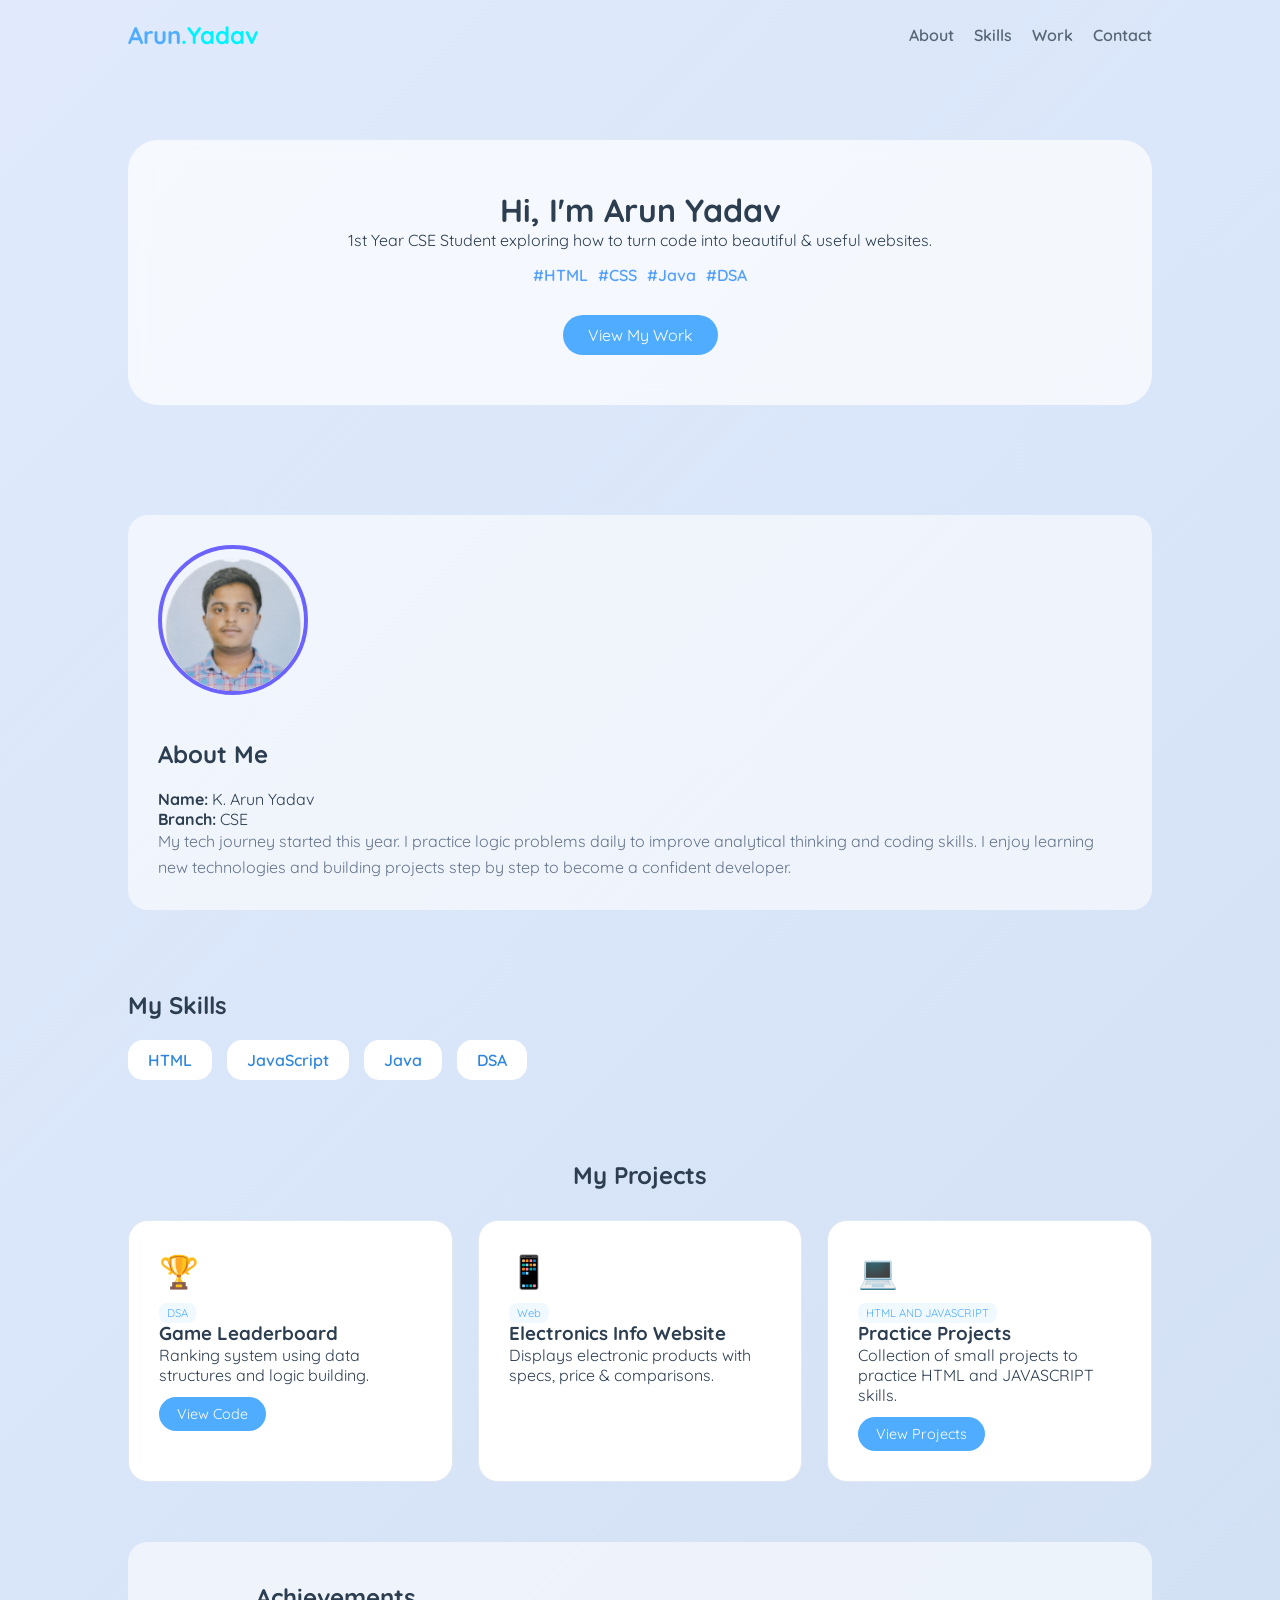
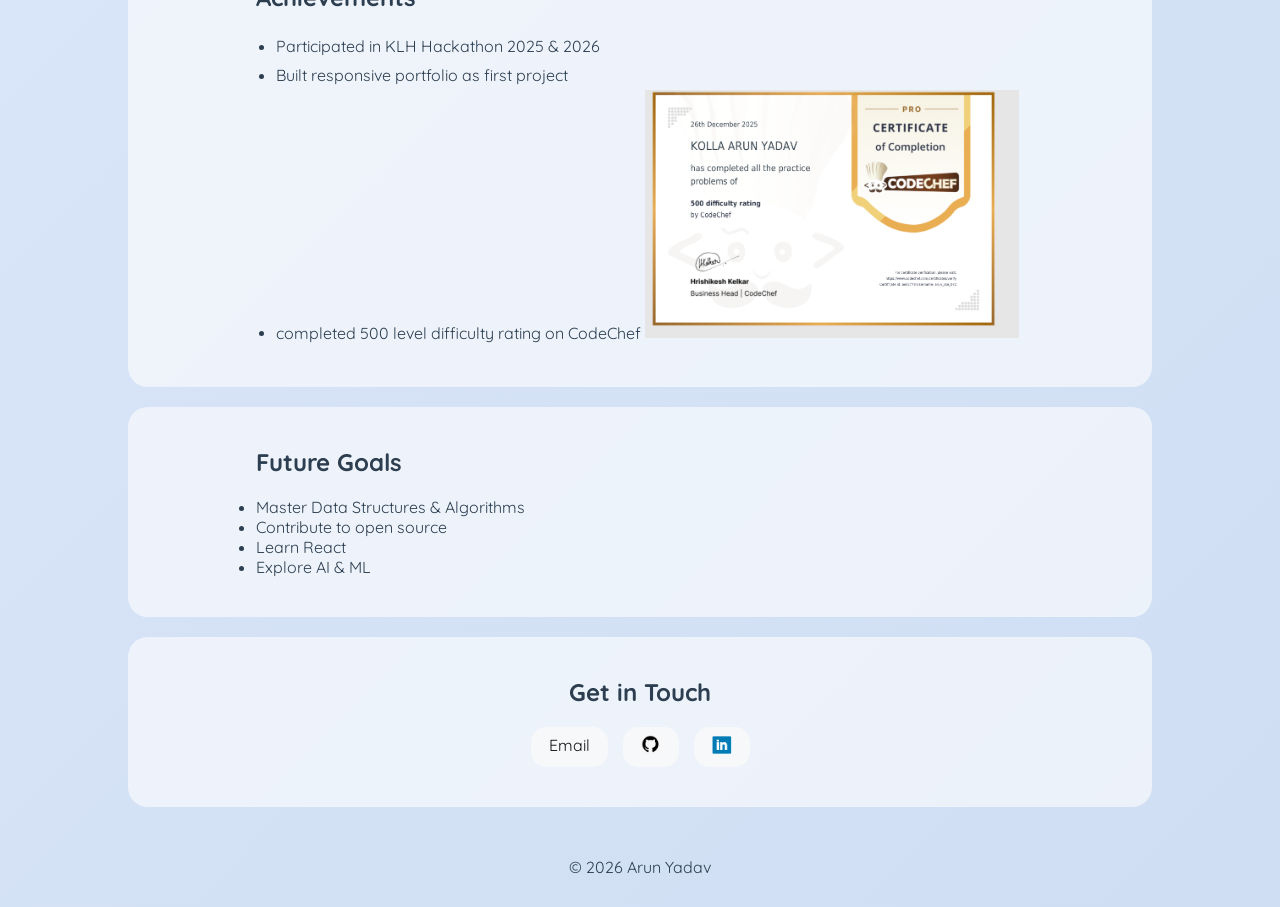
<file: index.html>
<!DOCTYPE html>
<html lang="en">
<head>
    <meta charset="UTF-8">
    <meta name="viewport" content="width=device-width, initial-scale=1.0">
    <title>Arun Yadav | Portfolio</title>
    <link rel="stylesheet" href="style.css">
    <link href="https://fonts.googleapis.com/css2?family=Quicksand:wght@400;600;700&display=swap" rel="stylesheet">
</head>

<body>

<!-- NAVBAR -->
<nav class="navbar">
    <div class="logo">Arun<span>.Yadav</span></div>
    <ul class="nav-links">
        <li><a href="#about">About</a></li>
        <li><a href="#skills">Skills</a></li>
        <li><a href="#projects">Work</a></li>
        <li><a href="#contact">Contact</a></li>
    </ul>
</nav>

<!-- HERO -->
<header class="hero">
    <div class="hero-card">
        <h1>Hi, I'm  Arun Yadav</span></h1>
        <p>1st Year CSE Student exploring how to turn code into beautiful & useful websites.</p>

        <div class="hero-tags">
            <span>#HTML</span>
            <span>#CSS</span>
            <span>#Java</span>
            <span>#DSA</span>
        </div>

        <a href="#projects" class="hero-btn">View My Work</a>
    </div>
</header>

<!-- ABOUT -->
<section id="about" class="container">
    <div class="glass-card about-flex">

        <div class="profile-box">
            <img src="photos.png" alt="Arun Yadav">
        </div>

        <div class="about-content">
            <h2>About Me</h2>

            <div class="info-row">
                <p><strong>Name:</strong> K. Arun Yadav</p>
                <p><strong>Branch:</strong> CSE</p>
            </div>

            <p class="bio">
                My tech journey started this year. I practice logic problems daily to improve analytical thinking and coding skills.
                I enjoy learning new technologies and building projects step by step to become a confident developer.
            </p>
        </div>

    </div>
</section>

<!-- SKILLS -->
<section id="skills" class="container">
    <h2>My Skills</h2>
    <div class="skills-flex">
        <div class="skill-item">HTML</div>
        <div class="skill-item">JavaScript</div>
        <div class="skill-item">Java</div>
        <div class="skill-item">DSA</div>
    </div>
</section>

<!-- PROJECTS -->
<section id="projects" class="container">
    <h2 class="section-title">My Projects</h2>

    <div class="project-grid">
        <div class="project-box">
            <div class="icon">🏆</div>
            <span class="project-tag">DSA</span>
            <h3>Game Leaderboard</h3>
            <p>Ranking system using data structures and logic building.</p>
            <a href="dsa.html" class="view-btn">View Code</a>
        </div>

        <div class="project-box">
            <div class="icon">📱</div>
            <span class="project-tag">Web</span>
            <h3>Electronics Info Website</h3>
            <p>Displays electronic products with specs, price & comparisons.</p>
        </div>
        <div class="project-box">
            <div class="icon">💻</div>
            <span class="project-tag">HTML AND JAVASCRIPT </span>
            <h3>Practice Projects</h3>
            <p>Collection of small projects to practice HTML and JAVASCRIPT skills.</p>
            <a href="ach.html" class="view-btn">View Projects</a>
    </div> 
</section>
  
<!-- ACHIEVEMENTS -->
<section id="achievements" class="container card-sec">
    <h2>Achievements</h2>
    <ul class="achievement-list">
        <li>Participated in KLH Hackathon 2025 & 2026</li>
        <li>Built responsive portfolio as first project</li>
        <li>completed 500 level difficulty rating on CodeChef 
            <img src="Screenshot 2026-02-25 121203.png" alt="CodeChef" class="codechef-logo" height="50%" width="50%">
        </li>
    </ul>
    
</section>
<!-- GOALS -->
<section id="goals" class="container card-sec">
    <h2>Future Goals</h2>
    <ul>
        <li>Master Data Structures & Algorithms</li>
        <li>Contribute to open source</li>
        <li>Learn React</li>
        <li>Explore AI & ML</li>
    </ul>
</section>

<!-- CONTACT -->
<section id="contact" class="container card-sec center">
    <h2>Get in Touch</h2>
    <div class="contact-links">
        <a href="mailto:kolla.Arunyadav@klh.edu.in">Email</a>
        <a href="https://github.com/dashboard" target="_blank"><img src="Screenshot 2026-02-25 140238.png" alt="GitHub" width="20" height="20"></a>
        <a href="https://www.linkedin.com/feed/" target="_blank"><img src="Screenshot 2026-02-25 140137.png" alt="LinkedIn" width="20" height="20"></a>
    </div>
</section>

<footer class="footer">
    <p>© 2026 Arun Yadav</p>
</footer>

</body>
</html>
</file>
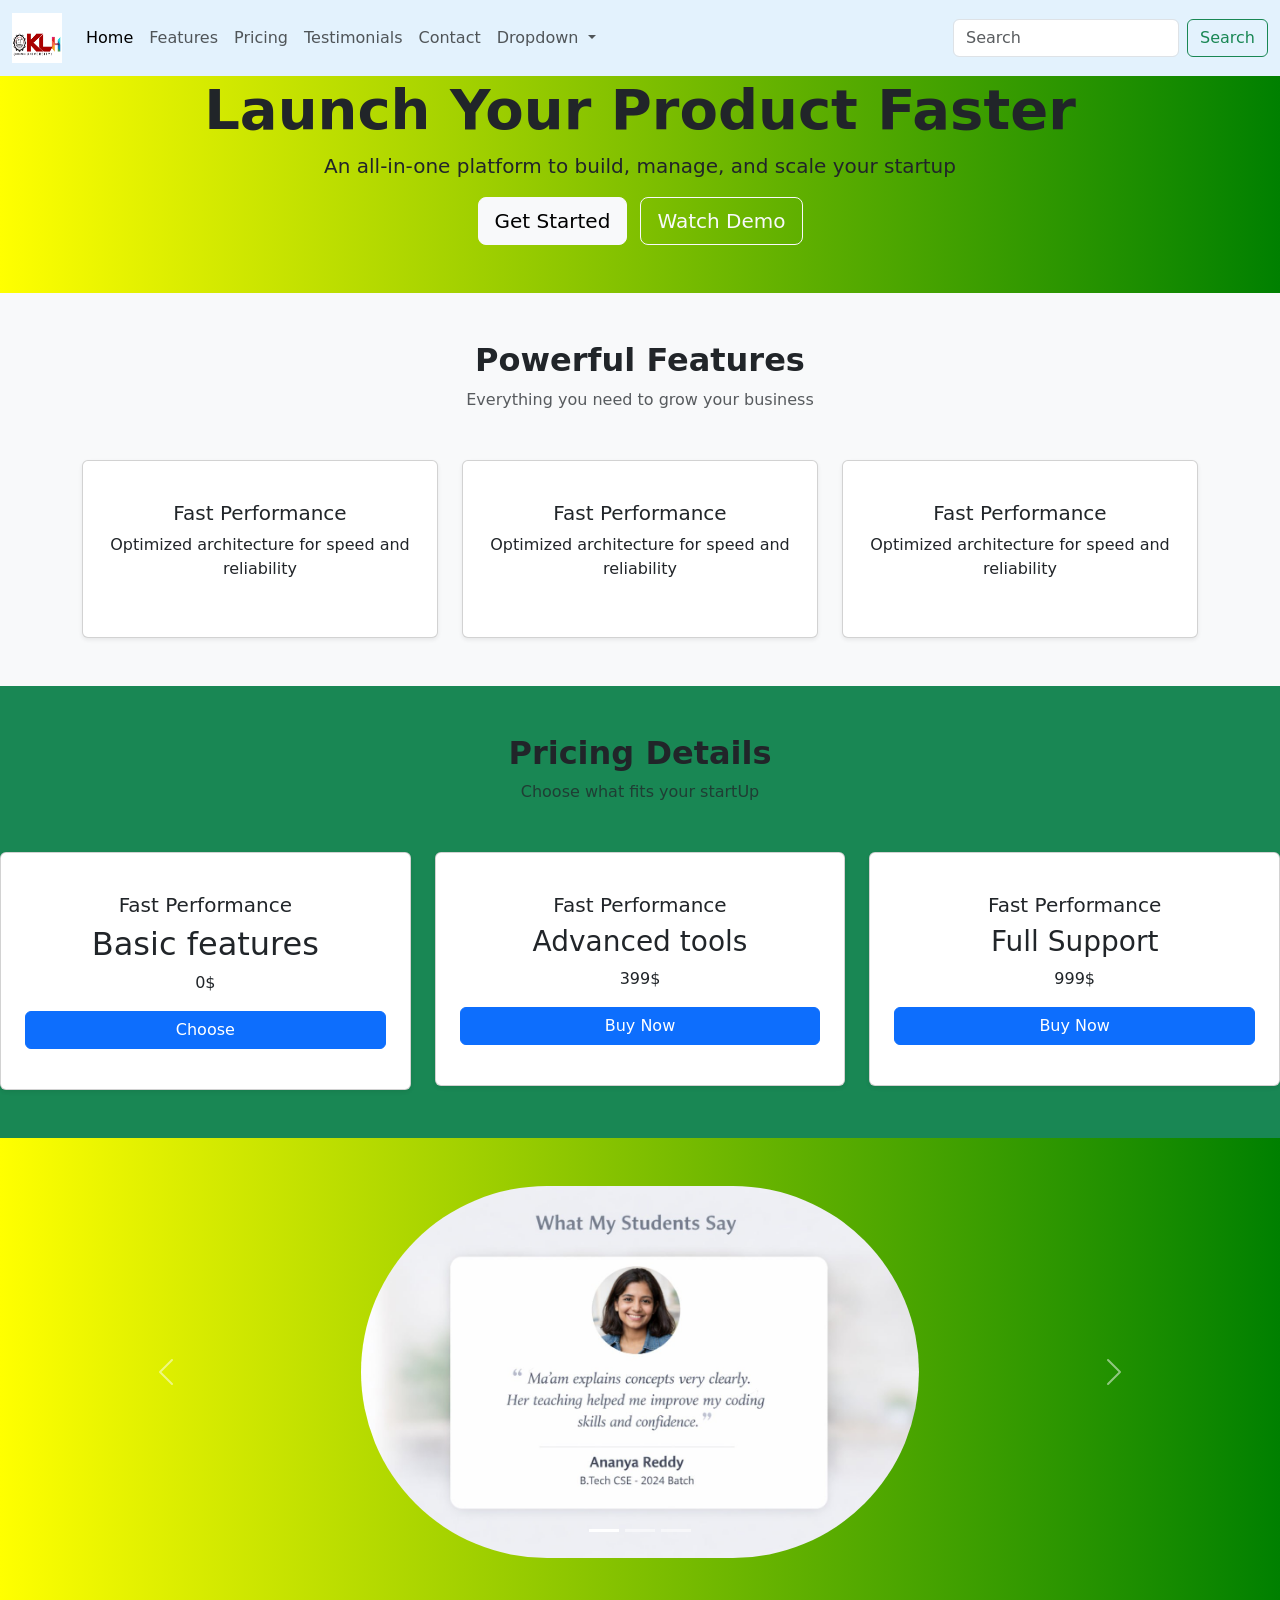
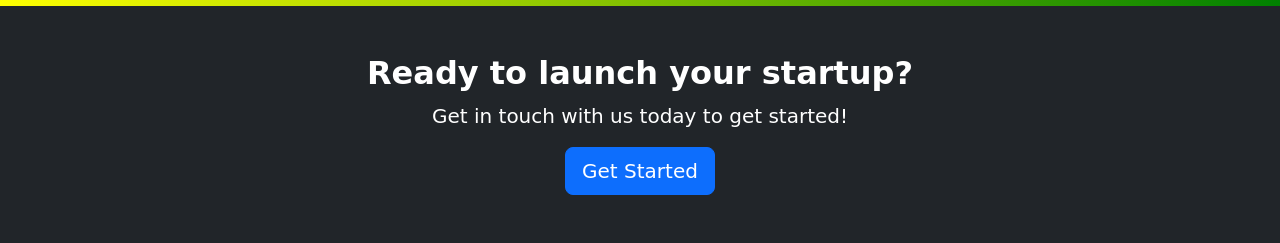
<file: HTML/14-02-2026/index.html>
<!DOCTYPE html>
<html lang="en">
<head>
    <meta charset="UTF-8">
    <meta name="viewport" content="width=device-width, initial-scale=1.0">
    <link href="https://cdn.jsdelivr.net/npm/bootstrap@5.3.2/dist/css/bootstrap.min.css" rel="stylesheet">
    <title>Document</title>
    <style>
      body{
        background: linear-gradient(to left,green, yellow);
        height: 100vh;
        background-size: cover;
      }
    </style>
</head>
<body>
    <nav class="navbar navbar-expand-lg" style="background-color: #e3f2fd;">
  <div class="container-fluid">
    <a class="navbar-brand" href="#"><img src="kl.png" width="50px" height="50px"></a>
    <button class="navbar-toggler" type="button" data-bs-toggle="collapse" data-bs-target="#navbarSupportedContent" aria-controls="navbarSupportedContent" aria-expanded="false" aria-label="Toggle navigation">
      <span class="navbar-toggler-icon"></span>
    </button>
    <div class="collapse navbar-collapse" id="navbarSupportedContent">
      <ul class="navbar-nav me-auto mb-2 mb-lg-0">
        <li class="nav-item">
          <a class="nav-link active" aria-current="page" href="#home">Home</a>
        </li>
        <li class="nav-item">
          <a class="nav-link" href="#features">Features</a>
        </li>
        <li class="nav-item">
          <a class="nav-link" href="#pricing">Pricing</a>
        </li>
        </li>
        <li class="nav-item">
          <a class="nav-link" href="#testimonials">Testimonials</a>
        </li>
        </li>
        <li class="nav-item">
          <a class="nav-link" href="#contact">Contact</a>
        </li>
        <li class="nav-item dropdown">
          <a class="nav-link dropdown-toggle" href="#" role="button" data-bs-toggle="dropdown" aria-expanded="false">
            Dropdown
          </a>
          <ul class="dropdown-menu">
            <li><a class="dropdown-item" href="#">Action</a></li>
            <li><a class="dropdown-item" href="#">Another action</a></li>
            <li><hr class="dropdown-divider"></li>
            <li><a class="dropdown-item" href="#">Something else here</a></li>
          </ul>
        </li>
        
      </ul>
      <form class="d-flex" role="search">
        <input class="form-control me-2" type="search" placeholder="Search" aria-label="Search"/>
        <button class="btn btn-outline-success" type="submit">Search</button>
      </form>
    </div>
  </div>
</nav>
<!-- Home Section-->
 <section class="hero text-center mb-5" id="home">
    <div class="container">
        <h1 class="display-4 fw-bold">Launch Your Product Faster</h1>
        <p class="lead">An all-in-one platform to build, manage,
            and scale your startup
        </p>
        <button class="btn btn-light btn-lg me-2">Get Started</button>
        <button class="btn btn-outline-light btn-lg">Watch Demo</button>
    </div>
 </section>
 <!-- Features Section-->
  <section class="py-5 bg-light" id="features">
    <div class="container">
        <div class="text-center mb-5">
            <h2 class="fw-bold">Powerful Features </h2>
            <p class="text-muted">Everything you need 
                to grow your business</p>
        </div>
        <div class="row text-center">
            <div class="col-md-4">
                <div class="card p-4 shadow-sm">
                    <h5 class="mt-3">Fast Performance</h5>
                    <p>Optimized architecture for speed and 
                        reliability</p>
                    </p>
                </div>
            </div>
                <div class="col-md-4">
                <div class="card p-4 shadow-sm">
                    <h5 class="mt-3">Fast Performance</h5>
                    <p>Optimized architecture for speed and 
                        reliability</p>
                    </p>
                </div>
                </div>
                <div class="col-md-4">
                <div class="card p-4 shadow-sm">
                    <h5 class="mt-3">Fast Performance</h5>
                    <p>Optimized architecture for speed and 
                        reliability</p>
                    </p>
                </div>
            </div>
        </div>
    </div>
  </section>
  <!--Pricing Section-->
  <section class="py-5 bg-success" id="pricing">
    <div class="container">
        <div class="text-center mb-5">
          <h2 class="fw-bold">Pricing Details</h2>
            <p class="text-muted">Choose what fits your startUp</p>
        </div>
    </div>
    
    <div class="row text-center">
            <div class="col-md-4">
                <div class="card p-4 shadow-sm">
                    <h5 class="mt-3">Fast Performance</h5>
                    <h2>Basic features</h2>
                    <p>0$ </p>
                    <button class="btn btn-primary">Choose</button>
                    
                    </p>
                </div>
            </div>
                <div class="col-md-4">
                <div class="card p-4 shadow-sm">
                    <h5 class="mt-3">Fast Performance</h5>
                    <h3>Advanced tools</h3>
                    <p>399$</p>
                    <button class="btn btn-primary">Buy Now</button>
                    </p>
                </div>
                </div>
                <div class="col-md-4">
                <div class="card p-4 shadow-sm">
                    <h5 class="mt-3">Fast Performance</h5>
                    <h3>Full Support</h3>
                    <p>999$</p>
                    <button class="btn btn-primary">Buy Now</button>
                    </p>
                </div>
            </div>
        </div>
  </section>

  <!-- Testimonials Section-->
  <section class="py-5 " id="testimonials">
    <div class="container">
    <div id="carouselExampleIndicators" class="carousel slide">
  <div class="carousel-indicators">
    <button type="button" data-bs-target="#carouselExampleIndicators" data-bs-slide-to="0" class="active" aria-current="true" aria-label="Slide 1"></button>
    <button type="button" data-bs-target="#carouselExampleIndicators" data-bs-slide-to="1" aria-label="Slide 2"></button>
    <button type="button" data-bs-target="#carouselExampleIndicators" data-bs-slide-to="2" aria-label="Slide 3"></button>
  </div>
  <div class="carousel-inner">
    <div class="carousel-item active">
      <img src="img1.jpg" class="d-block w-50 mx-auto rounded-pill" alt="...">
    </div>
    <div class="carousel-item">
      <img src="img2.jpg" class="d-block w-50 mx-auto rounded-circle" alt="...">
    </div>
    <div class="carousel-item">
      <img src="img3.jpg" class="d-block w-50 mx-auto rounded-pill" alt="...">
    </div>
  </div>

  <button class="carousel-control-prev" type="button" data-bs-target="#carouselExampleIndicators" data-bs-slide="prev">
    <span class="carousel-control-prev-icon" aria-hidden="true"></span>
    <span class="visually-hidden">Previous</span>
  </button>
  <button class="carousel-control-next" type="button" data-bs-target="#carouselExampleIndicators" data-bs-slide="next">
    <span class="carousel-control-next-icon" aria-hidden="true"></span>
    <span class="visually-hidden">Next</span>
  </button>
</div>
</div>
  </section>  
  <!-- CTA section-->
  <section class="py-5 bg-dark text-white text-center" id="contact">
    <div class="container"> 
    <h2 class="fw-bold">Ready to launch your startup? </h2>  
   <p class="lead">Get in touch with us today to get started!</p>
    <button class="btn btn-primary btn-lg">Get Started</button>
      </div> 
  </div>
<script src="https://cdn.jsdelivr.net/npm/bootstrap@5.3.2/dist/js/bootstrap.bundle.min.js"></script>
</body>
</html>
</file>
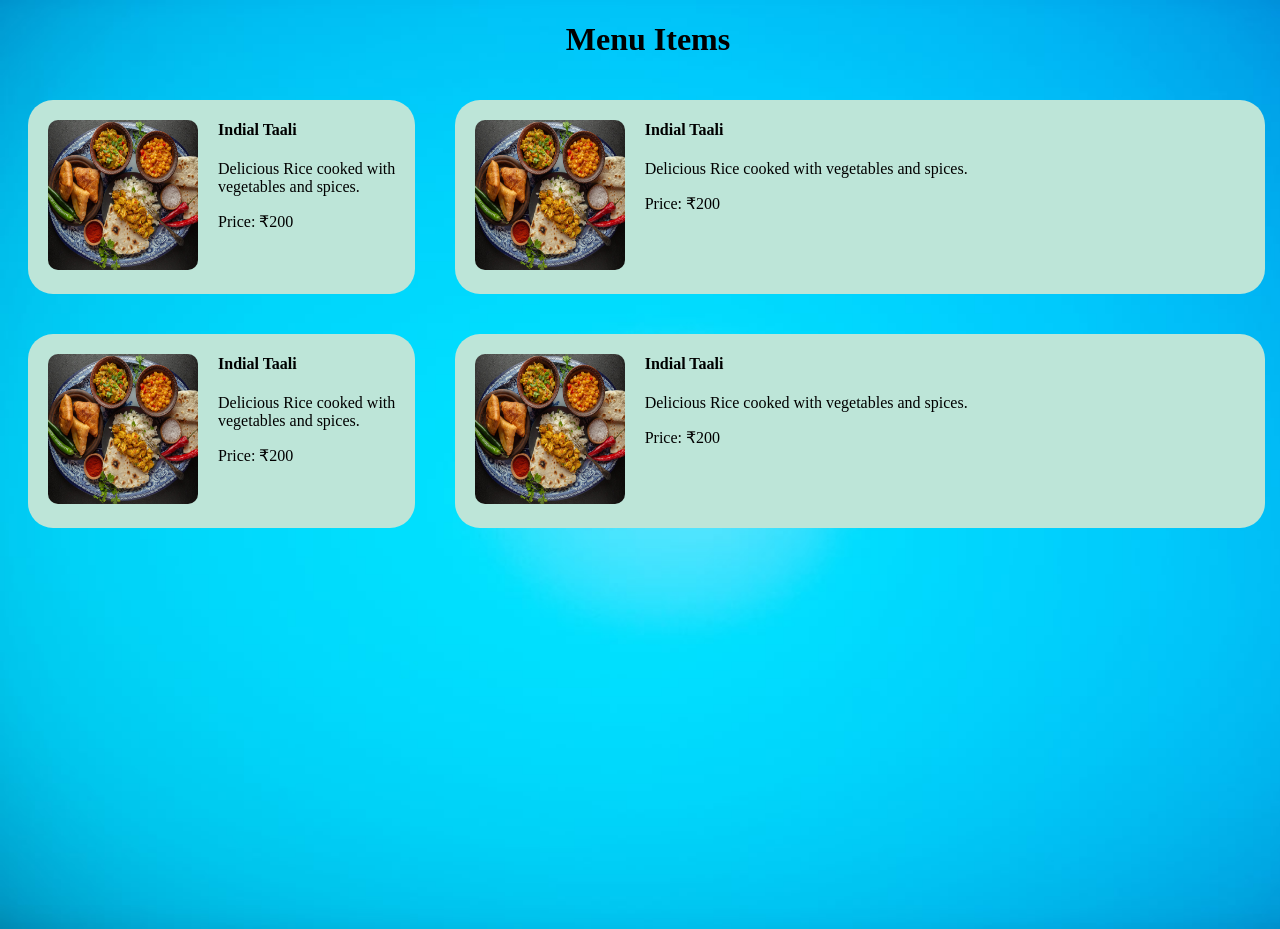
<file: HTML/21-01-2026/index.html>
<!DOCTYPE html> 
<html>
    <head>
        <title>Menu Items</title>
        <link rel="stylesheet" href="style.css">
    </head>
    <body class="body-background">
        <h1>Menu Items</h1>
    <div class="root-container">
            <div class="main-container">
            <div >
                <img class="image-box" src="photo_2026-01-21_14-10-21.jpg" alt="Indian Taali" >
            </div>
            <div class="item-details">
                <h4>Indial Taali</h4>
                <p>Delicious Rice cooked with vegetables and spices.</p>
                <p>Price: ₹200</p>
            </div>
        </div>
            <div class="main-container">
            <div >
                <img class="image-box" src="photo_2026-01-21_14-10-21.jpg" alt="Indian Taali" >
            </div>
            <div class="item-details">
                <h4>Indial Taali</h4>
                <p>Delicious Rice cooked with vegetables and spices.</p>
                <p>Price: ₹200</p>
            </div>
        </div>
            <div class="main-container">
            <div >
                <img class="image-box" src="photo_2026-01-21_14-10-21.jpg" alt="Indian Taali" >
            </div>
            <div class="item-details">
                <h4>Indial Taali</h4>
                <p>Delicious Rice cooked with vegetables and spices.</p>
                <p>Price: ₹200</p>
            </div>
        </div>
         <div class="main-container">
            <div >
                <img class="image-box" src="photo_2026-01-21_14-10-21.jpg" alt="Indian Taali" >
            </div>
            <div class="item-details">
                <h4>Indial Taali</h4>
                <p>Delicious Rice cooked with vegetables and spices.</p>
                <p>Price: ₹200</p>
            </div>
        </div>
    </div>    
    </body>
</html>
</file>
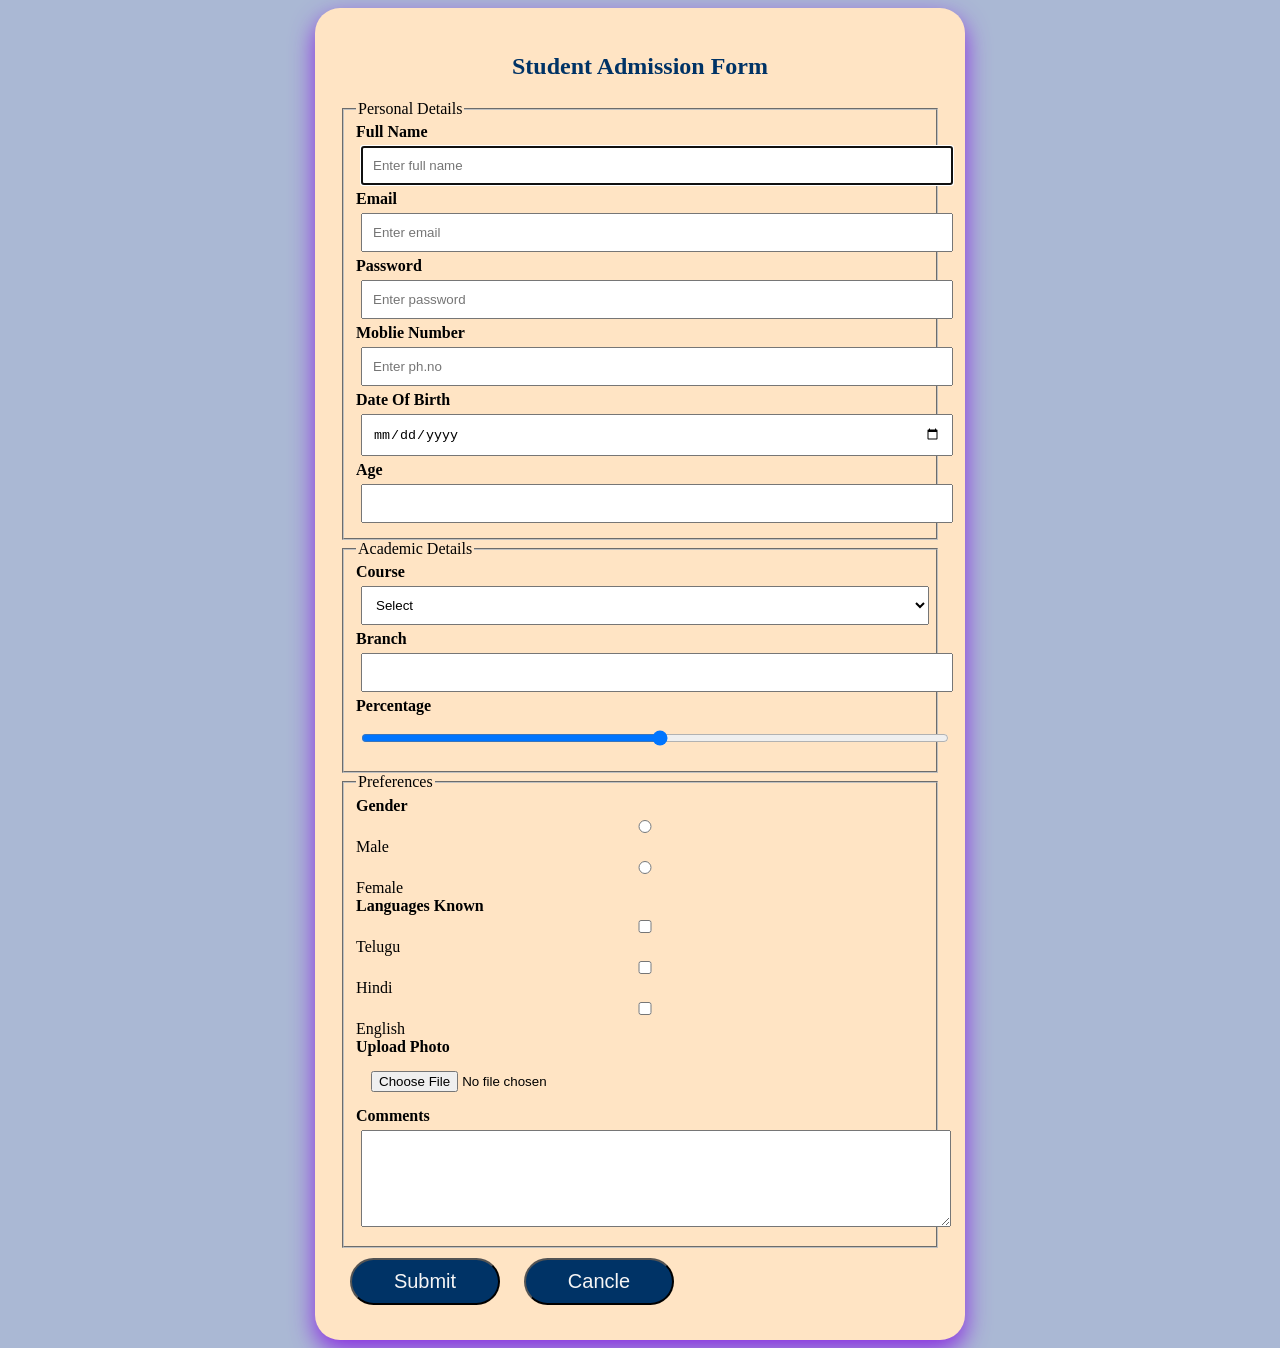
<file: HTML/22-01-2026/index.html>
<!DOCTYPE html>
<html lang="en">
<head>
    <title>Application Form</title>
    <link rel="stylesheet" href="style.css">
</head>
<body>
    <form>
        <h2>Student Admission Form</h2>
        <fieldset>
            <legend>Personal Details</legend>
            <label>Full Name</label>
            <input type="text" autofocus placeholder="Enter full name " required>
            <label>Email</label>
            <input type="email" placeholder="Enter email" required>
            <label>Password</label>
            <input type="password" placeholder="Enter password" required>
            <label>Moblie Number</label>
            <input type="tel" pattern="[0-9](10)" placeholder="Enter ph.no" required>
            <label>Date Of Birth</label>
            <input type="date">
            <label>Age</label>
            <input type="number" min="17" max="60">
        </fieldset>
        <fieldset>
            <legend>Academic Details</legend>
            <label>Course</label>
            <select required>
                <option value="">Select</option>
                <option >B.Tech</option>
                <option>BCA</option>
                <option>MBA</option>
                <option>M.Tech</option>
            </select>
            <label>Branch</label>
            <input type="text" list="branches">
            <datalist id="branches">
                <option>CSE</option>
                <option>AIDS</option>
                <option>ECE</option>
                <option>Arts & Science</option>
            </datalist>
            <label>Percentage</label>
            <input type="range" min="40" max="99">
        </fieldset>
        <fieldset>
            <legend>Preferences</legend>
            <label>Gender</label>
            <input type="radio" name="gender">Male
            <input type="radio" name="gender">Female<br>
            <label>Languages Known</label>
            <input type="checkbox">Telugu
            <input type="checkbox">Hindi
            <input type="checkbox">English<br>
            <label>Upload Photo</label>
            <input type="file">
            <label>Comments</label>
            <textarea rows="5"></textarea>
        </fieldset>
        <button>Submit</button>
        <button>Cancle</button>

    </form>
</body>
</html>
</file>
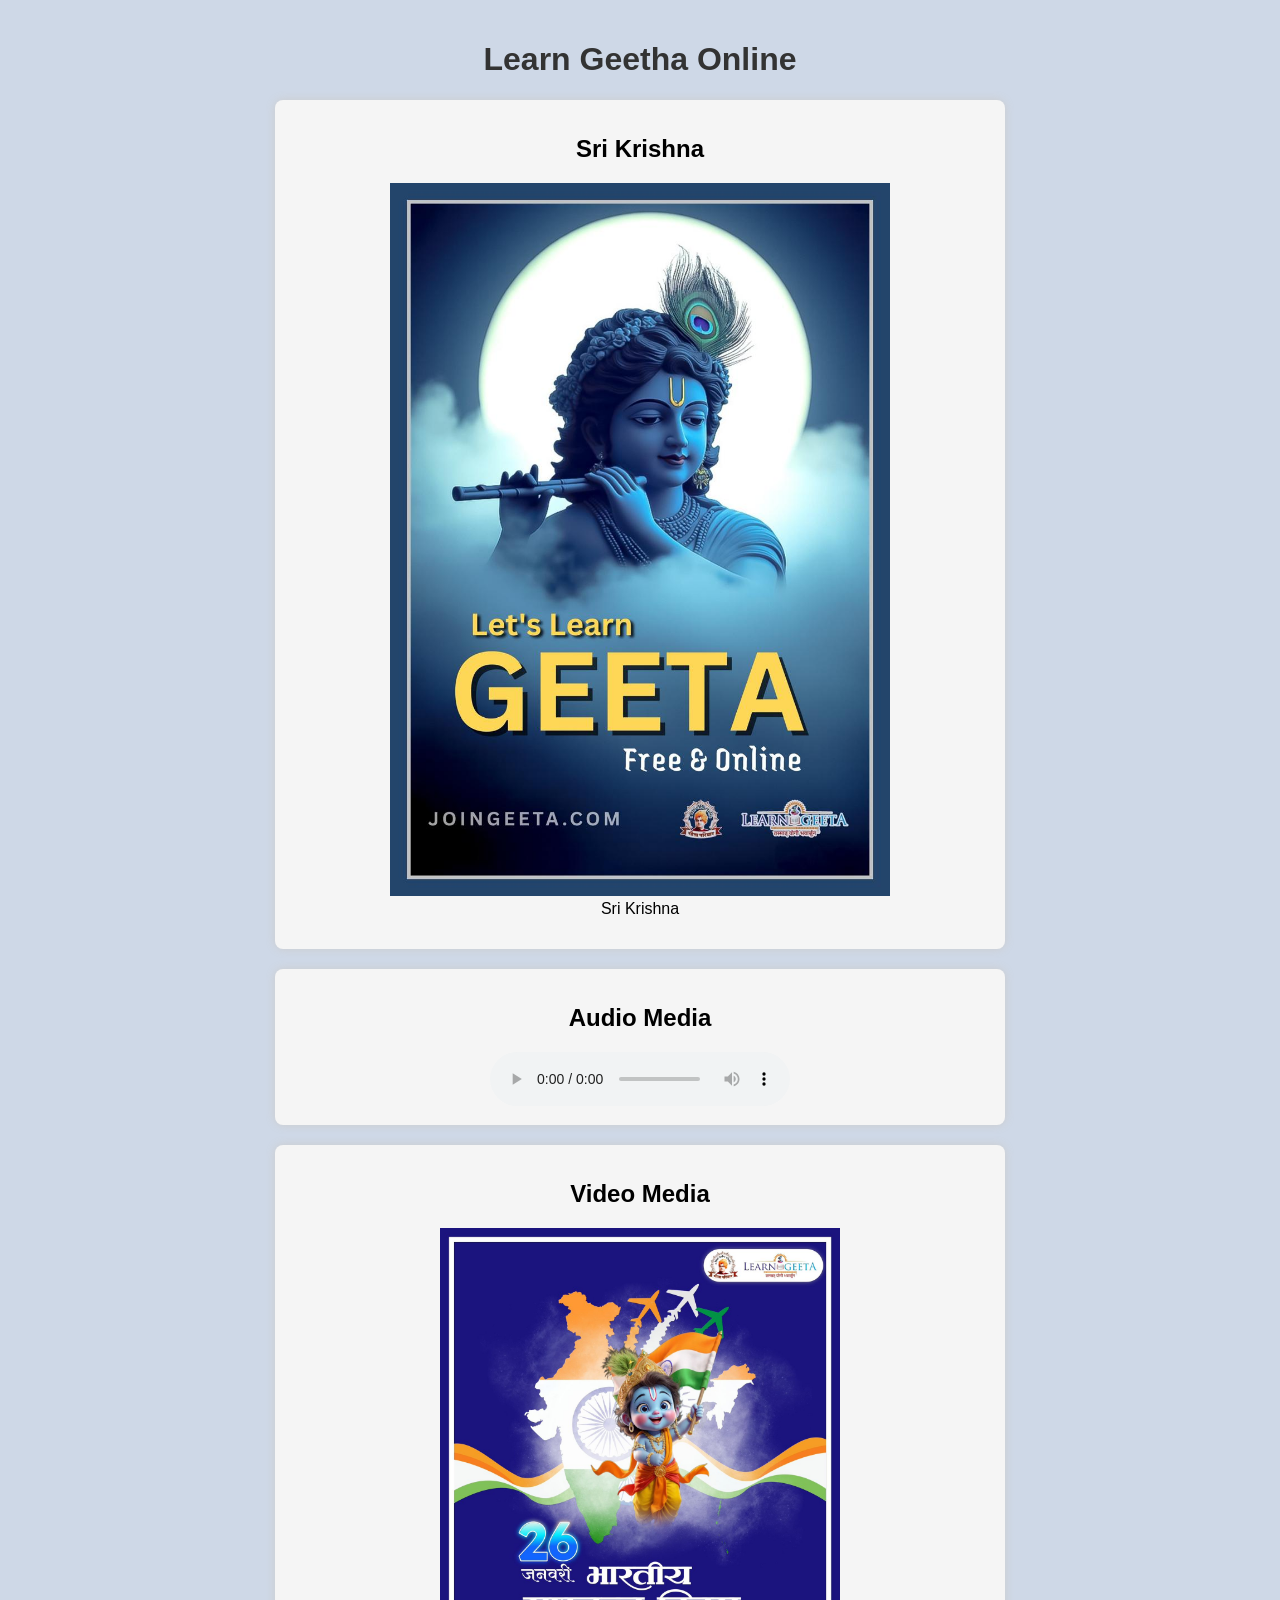
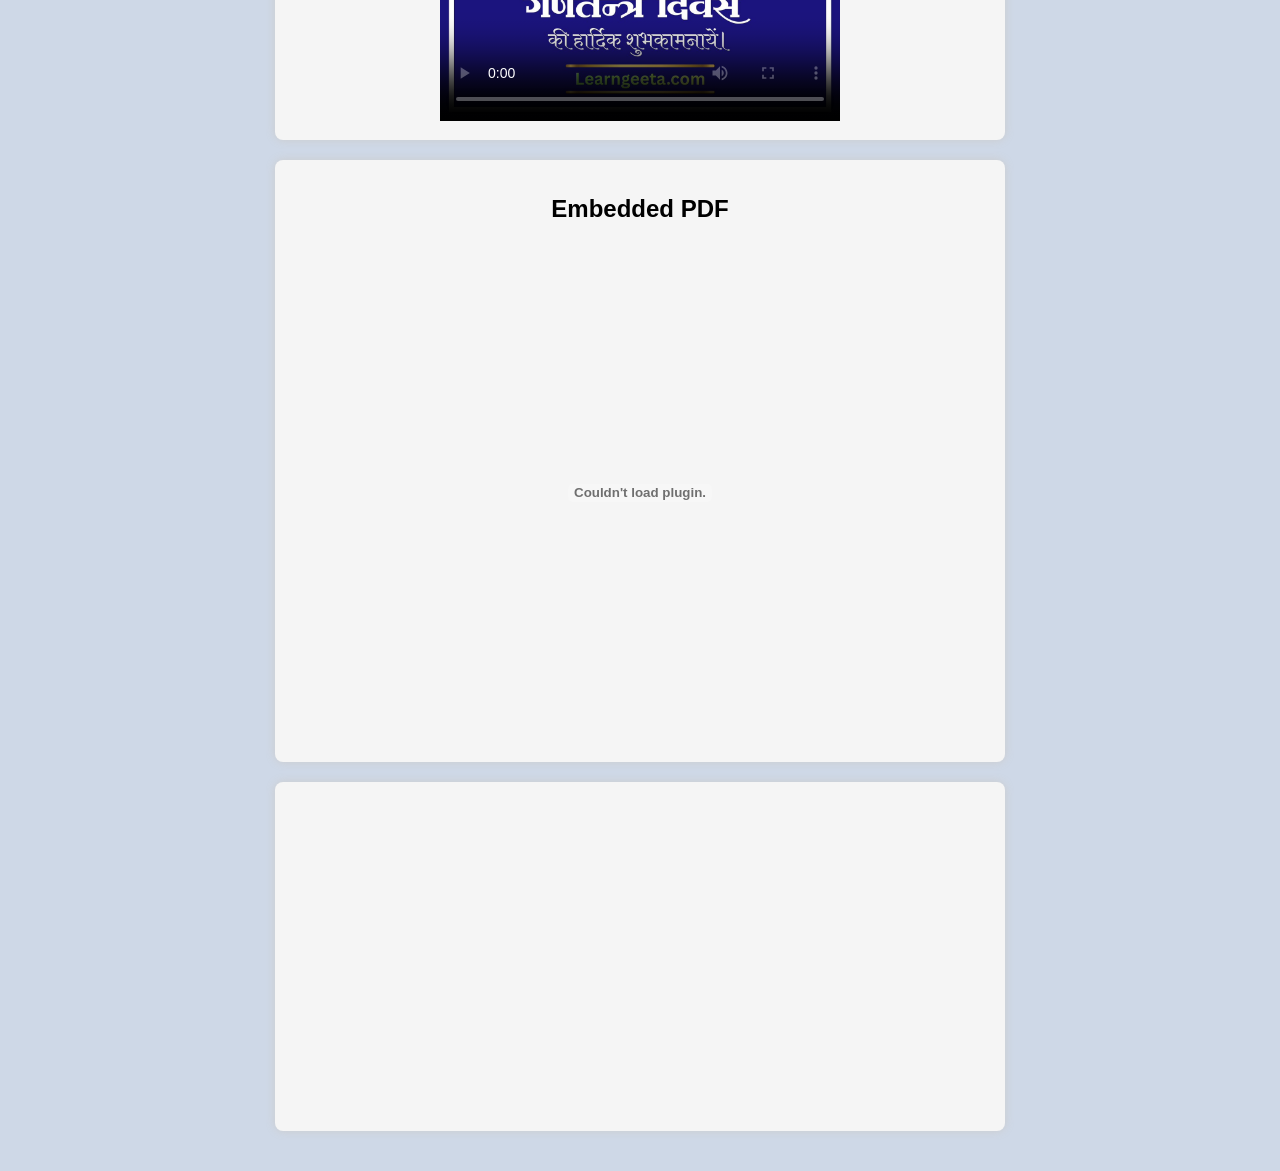
<file: HTML/28-01-2026/index.html>
<!DOCTYPE html>
<html lang="en">
<head>
    <meta charset="UTF-8">
    <meta name="viewport" content="width=device-width, initial-scale=1.0">
    <title>Document</title>
    <style>
        body{
            font-family: Arial,sans-serif;
            background-color: #ced8e7;
            margin: 0;
            padding: 20px;
        }
        h1{
            text-align: center;
            color: #333;
        }
        section{
            background-color: whitesmoke;
            padding: 15px;
            margin: 20px auto;
            max-width: 700px;
            border-radius: 8px;
            box-shadow: 0 0 10px #ccc;
            text-align: center;
        }
        img:hover{
            transform: scale(1.09);
            transition: transform 0.3s ease;
        }
        audio:hover{
        transform: scale(1.1);
        transition: transform 0.3s ease;
        }
        video:hover{
        transform: scale(1.09);
        transition: transform 0.3s ease;
        }
    </style>
</head>
<body>
    <div>
    <h1>Learn Geetha Online</h1>
    </div>
    <section>
        <h2>Sri Krishna</h2>
        <figure>
            <img src="image (8).png" alt="Sri Krishna" width="500">
            <figcaption>Sri Krishna</figcaption>
        </figure>
    </section>
    <!--Audio Section-->
    <section>
        <h2>Audio Media</h2>
        <audio controls src="geetha.mp4" type="audio/mpeg">
            Your browser does not support audio.
        </audio>
    </section>
    <!--Video Section-->
    <section>
        <h2>Video Media</h2>
        <video controls width="400" poster="krishna1.jpeg" src="krishnadance.mp4">
            Your browser does not support video.
        </video>
    </section>
    <!--PDF Using Embed-->
    <section>
        <h2>Embedded PDF</h2>
        <embed src="sample.pdf" type="application/pdf" width="100%" height="500">
    </section>
    <section>
    <iframe width="560" height="315" src="https://www.youtube.com/embed/g883CDeZtBA?si=dLq-TAdWWhZ4qoVb" title="YouTube video player" frameborder="0" allow="accelerometer; autoplay; clipboard-write; encrypted-media; gyroscope; picture-in-picture; web-share" referrerpolicy="strict-origin-when-cross-origin" allowfullscreen></iframe>
    </section>
</body>
</html>
</file>
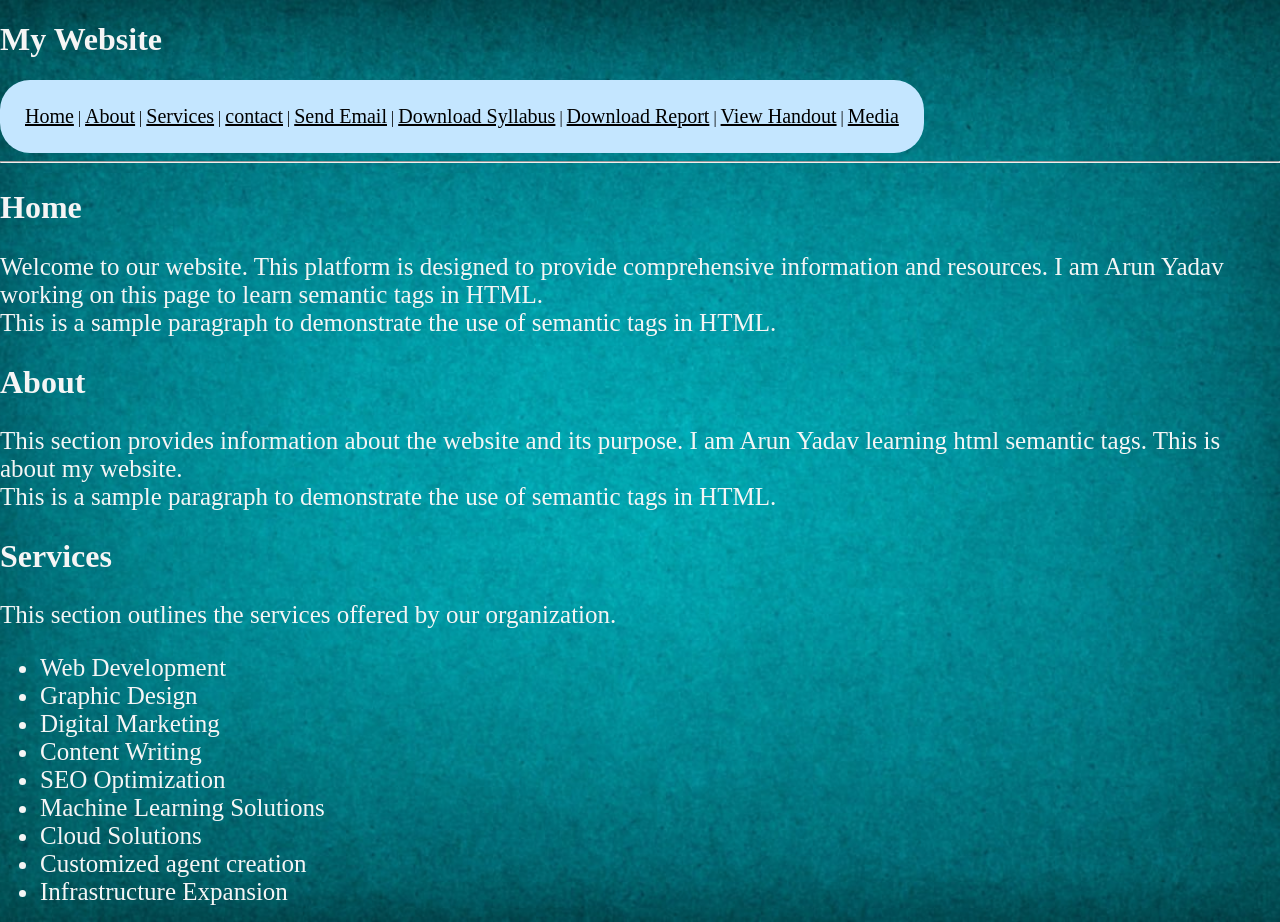
<file: HTML/29-01-2026/index.html>
<!DOCTYPE html>
<html lang="en">
    <head>
        <title>Semantic Tags</title>
        <link rel="stylesheet" href="style.css">
    </head>
    <body class="body-background">
        <h1>My Website</h1>
        <nav class="nav-bar">
            <a href="#home">Home</a>  |
            <a href="#about">About</a>  |
            <a href="#services">Services</a>  |
            <a href="tel:+91 9492091096">contact</a>  |
            <a href="mailto:sample123@gmail.com">Send Email</a>  |
            <a href="Course Handout.pdf" download>Download Syllabus</a>  |
            <a href="Course Handout.pdf" download="report.pdf">Download Report</a>  |
            <a href="Course Handout.pdf" target="_blank">View Handout</a>  |
            <a href="28-01-2026">Media</a>
        </nav>
        <hr>
        <section id="home">
            <h2>Home</h2>
            <p>Welcome to our website. This platform is designed to provide comprehensive information and resources.
                I am Arun Yadav working on this page to learn semantic tags in HTML.<br>
                This is a sample paragraph to demonstrate the use of semantic tags in HTML.
            </p>
        </section>
        <section id="about">
            <h2>About</h2>
            <p>This section provides information about the website and its purpose.
                I am Arun Yadav learning html semantic tags. This is about my website.<br>
                This is a sample paragraph to demonstrate the use of semantic tags in HTML.
            </p>
        </section>
        <section id="services">
            <h2>Services</h2>
            <p>This section outlines the services offered by our organization.</p>
            <ul>
                <li>Web Development</li>
                <li>Graphic Design</li>
                <li>Digital Marketing</li>
                <li>Content Writing</li>
                <li>SEO Optimization</li>
                <li>Machine Learning Solutions</li>
                <li>Cloud Solutions</li>
                <li>Customized agent creation</li>
                <li>Infrastructure Expansion</li>
                </ul>
        </section>
    </body>
</html>
</file>
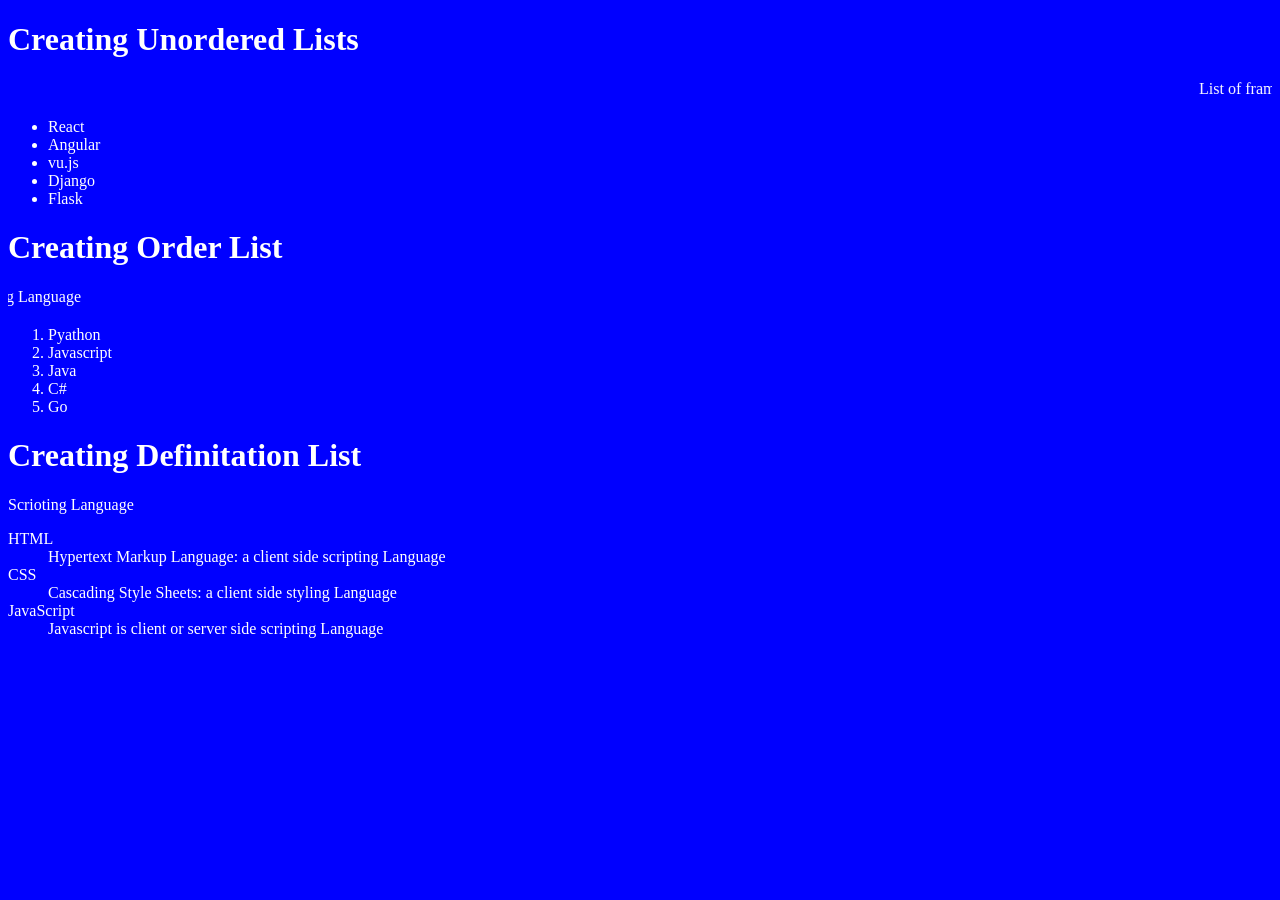
<file: HTML/New folder/index.html>
<!DOCTYPE html>
<html lang="en">
<head>
    <meta charset="UTF-8">
    <meta name="viewport" content="width=device-width, initial-scale=1.0">
    <title>Document</title>
</head>
<body bgcolor="blue" text="white">
    <div>
    <h1>Creating Unordered Lists</h1>
    <marquee direction="left">List of frameworks for web develpoment</marquee>
    <ul>
        <li>React</li>
        <li>Angular</li>
        <li>vu.js</li>
        <li>Django</li>
        <li>Flask</li>
    </ul>
</div>
<div>
    <h1>Creating Order List</h1>
    <marquee direction="right">Top 5 Programming Language</marquee>
    <ol>
        <li>Pyathon</li>
        <li>Javascript</li>
        <li>Java</li>
        <li>C#</li>
        <li>Go</li>
    </ol>
</div>
<h1>Creating Definitation List</h1>
<p> Scrioting Language</p>
<dl>
    <dt>HTML</dt>
    <dd>Hypertext Markup Language: a client side scripting Language</dd>
    <dt>CSS</dt>
    <dd>Cascading Style Sheets: a client side styling Language</dd>
    <dt>JavaScript</dt>
    <dd>Javascript is client or server side scripting Language</dd>
</dl>
</body>
</html>
</file>
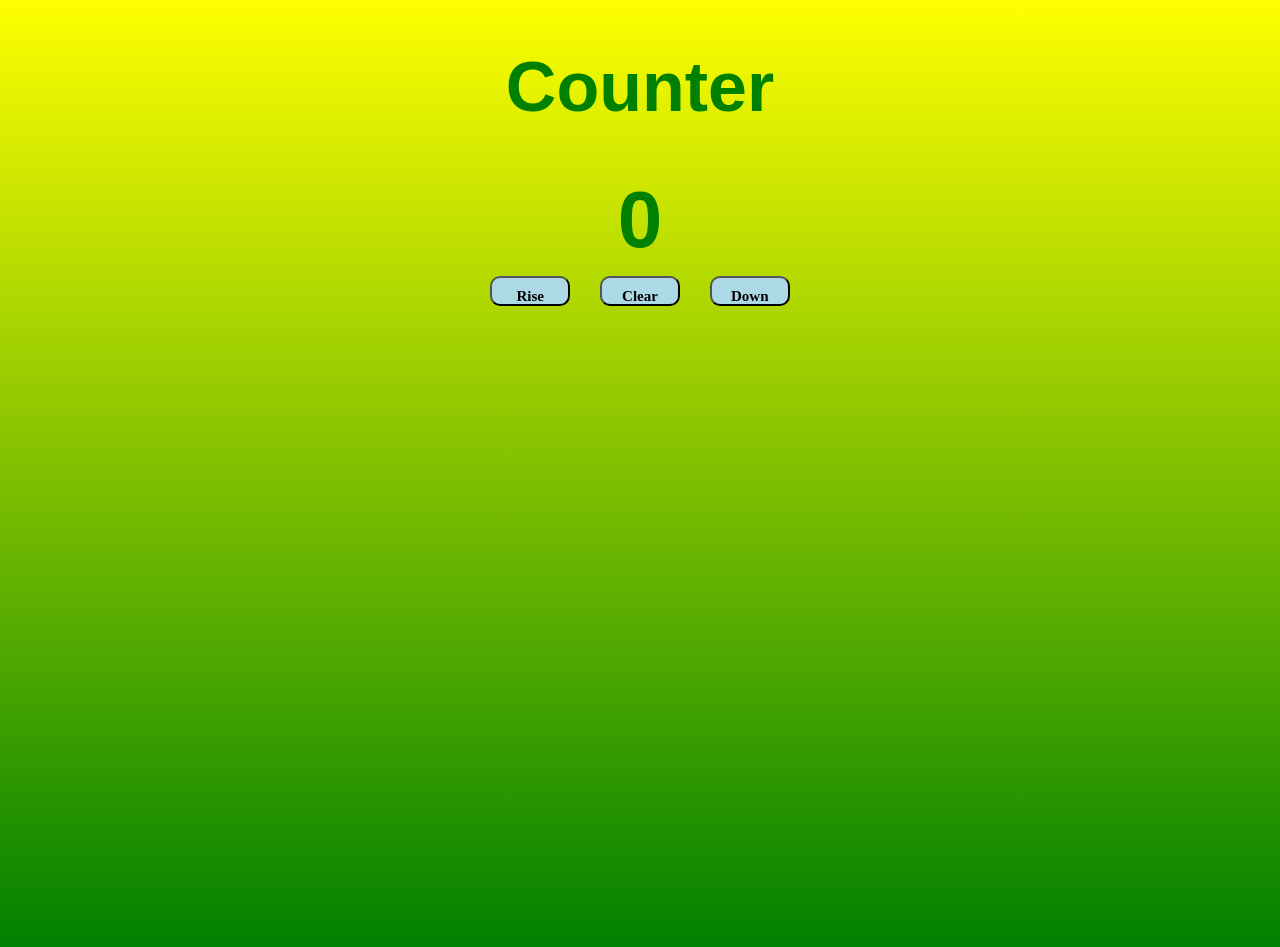
<file: JavaScript/18-02-2026/index.html>
<!DOCTYPE html>
<html lang="en">
<head>
    <meta charset="UTF-8">
    <meta name="viewport" content="width=device-width, initial-scale=1.0">
    <title>Document</title>
    <style>
        body{
            background: linear-gradient(to top, green,yellow);
            margin: 0;
            text-align: center;
            font-family: Verdana, Geneva, Tahoma, sans-serif;
            font-weight: bold;
            height: 100vh;
            font-size: 35px;
            color: green;
        }
        label{
            font-size: 80px;
            padding: 10px;
            margin: 5px;
        }
        button{
            border-radius: 10px;
            width: 80px;
            height: 30px;
            padding: 10px;
            margin: 10px;
            font-family: 'Times New Roman', Times, serif;
            font-size: 15px;
            font-weight: bold;
            color: black;
            background-color: lightblue;
            transition: all 0.3s ease;

        }
        button:hover{
            transform: scale(1.2);
            box-shadow: 2px 2px 2px gray;
            background-color:cadetblue;
        }
    </style>

</head>
<body>
    <h1>Counter</h1>
    <label id="number">0</label>
    <div>
        <button id="rise">Rise</button>
        <button id="clear">Clear</button>
        <button id="down">Down</button>
    </div>
    <p id="message">

    </p>
    <script>
        const lablevalue = document.getElementById("number");
        const raisebtn = document.getElementById("rise");
        const clearbtn = document.getElementById("clear");
        const downbtn = document.getElementById("down");
        let count = 0;
        raisebtn.onclick = function() {
            count++;
            lablevalue.textContent = count;
            message.textContent = "counter incrementation";
        }
        clearbtn.onclick = function() {
            count = 0;
            lablevalue.textContent = count;
            message.textContent = "counter clear";
        }
        downbtn.onclick = function() {
            count--;
            lablevalue.textContent = count;
            message.textContent = "counter decremtation";
        }
</script>
</body>
</html>
</file>
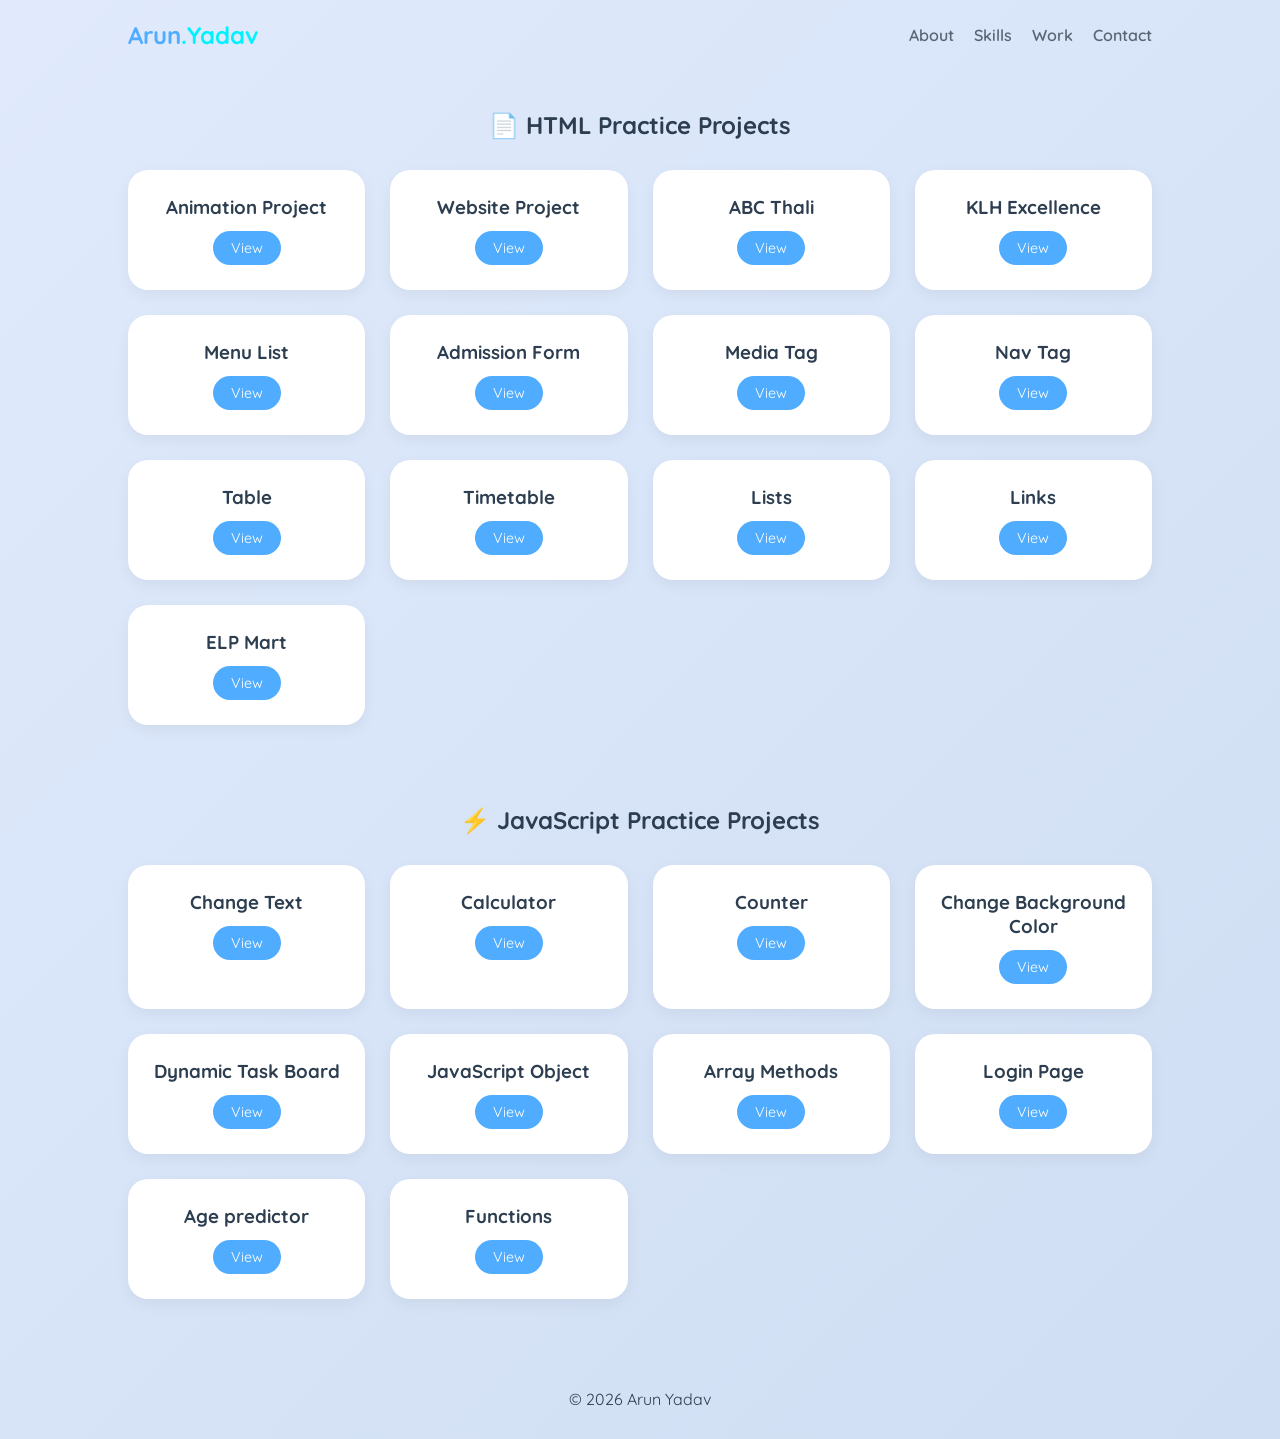
<file: ach.html>
<!DOCTYPE html>
<html lang="en">
<head>
    <meta charset="UTF-8">
    <meta name="viewport" content="width=device-width, initial-scale=1.0">
    <title>Practice Projects | Arun Yadav</title>
    <link rel="stylesheet" href="style.css">
    <!-- Optional: use the same font as main portfolio -->
    <link href="https://fonts.googleapis.com/css2?family=Quicksand:wght@400;600;700&display=swap" rel="stylesheet">
</head>
<body>

    <!-- NAVBAR (same as index.html) -->
    <nav class="navbar">
        <div class="logo">Arun<span>.Yadav</span></div>
        <ul class="nav-links">
            <li><a href="index.html#about">About</a></li>
            <li><a href="index.html#skills">Skills</a></li>
            <li><a href="index.html#projects">Work</a></li>
            <li><a href="index.html#contact">Contact</a></li>
        </ul>
    </nav>

    <!-- HTML PRACTICE PROJECTS SECTION -->
    <section class="container">
        <h2 class="section-title">📄 HTML Practice Projects</h2>

        <div class="skill-grid">
            <!-- All your HTML project cards -->
            <div class="skill-card">
                <h3>Animation Project</h3>
                <a href="HTML/11-02-2026/animation.html" class="view-btn">View</a>
            </div>
            <div class="skill-card">
                <h3>Website Project</h3>
                <a href="HTML/14-02-2026/index.html" class="view-btn">View</a>
            </div>
            <div class="skill-card">
                <h3>ABC Thali</h3>
                <a href="HTML/19-01-2026/ABC.html" class="view-btn">View</a>
            </div>
            <div class="skill-card">
                <h3>KLH Excellence</h3>
                <a href="HTML/20-01-2026/KLH.html" class="view-btn">View</a>
            </div>
            <div class="skill-card">
                <h3>Menu List</h3>
                <a href="HTML/21-01-2026/index.html" class="view-btn">View</a>
            </div>
            <div class="skill-card">
                <h3>Admission Form</h3>
                <a href="HTML/22-01-2026/index.html" class="view-btn">View</a>
            </div>
            <div class="skill-card">
                <h3>Media Tag</h3>
                <a href="HTML/28-01-2026/index.html" class="view-btn">View</a>
            </div>
            <div class="skill-card">
                <h3>Nav Tag</h3>
                <a href="HTML/29-01-2026/index.html" class="view-btn">View</a>
            </div>
            <div class="skill-card">
                <h3>Table</h3>
                <a href="HTML/New%20folder/table.html" class="view-btn">View</a>
            </div>
            <div class="skill-card">
                <h3>Timetable</h3>
                <a href="HTML/New%20folder/timetable.html" class="view-btn">View</a>
            </div>
            <div class="skill-card">
                <h3>Lists</h3>
                <a href="HTML/New%20folder/index.html" class="view-btn">View</a>
            </div>
            <div class="skill-card">
                <h3>Links</h3>
                <a href="HTML/New%20folder/Excercise1.html" class="view-btn">View</a>
            </div>
            <div class="skill-card">
                <h3>ELP Mart </h3>
                <a href="HTML/CSS-demo/Exercise4.html" class="view-btn">View</a>
        </div>
    </section>

    <!-- JAVASCRIPT PRACTICE PROJECTS SECTION -->
    <section class="container">
        <h2 class="section-title">⚡ JavaScript Practice Projects</h2>

        <div class="skill-grid">
            <div class="skill-card">
                <h3>Change Text</h3>
                <a href="JavaScript/16-02-2026/index.html" class="view-btn">View</a>
            </div>
            <div class="skill-card">
                <h3>Calculator</h3>
                <a href="JavaScript/19-02-2026/Calculator.html" class="view-btn">View</a>
            </div>
            <div class="skill-card">
                <h3>Counter</h3>
                <a href="JavaScript/18-02-2026/index.html" class="view-btn">View</a>
            </div>
            <div class="skill-card">
                <h3>Change Background Color</h3>
                <a href="JavaScript/19-02-2026/bgchange.html" class="view-btn">View</a>
            </div>
            <div class="skill-card">
                <h3>Dynamic Task Board</h3>
                <a href="JavaScript/23-02-2026/dynamicjsTadskBoard.html" class="view-btn">View</a>
            </div>
            <div class="skill-card">
                <h3>JavaScript Object</h3>
                <a href="JavaScript/23-02-2026/javaScriptObject.html" class="view-btn">View</a>
            </div>
            <div class="skill-card">
                <h3>Array Methods</h3>
                <a href="JavaScript/21-02-2026/Arrays.html" class="view-btn">View</a>
            </div>
            <div class="skill-card">
                <h3>Login Page</h3>
                <a href="JavaScript/18-02-2026/login.html" class="view-btn">View</a>
            </div>
            <div class="skill-card">
                <h3>Age predictor </h3>
                <a href="JavaScript/19-02-2026/Ageprediction.html" class="view-btn">View</a>
                </div>
             <div class="skill-card">
                <h3>Functions</h3>
                <a href="JavaScript/21-02-2026/Add-ele-dynamically.html" class="view-btn">View</a>
                </div>  
        </div>
    </section>

    <!-- FOOTER -->
    <footer class="footer">
        <p>© 2026 Arun Yadav</p>
    </footer>

</body>
</html>
</file>
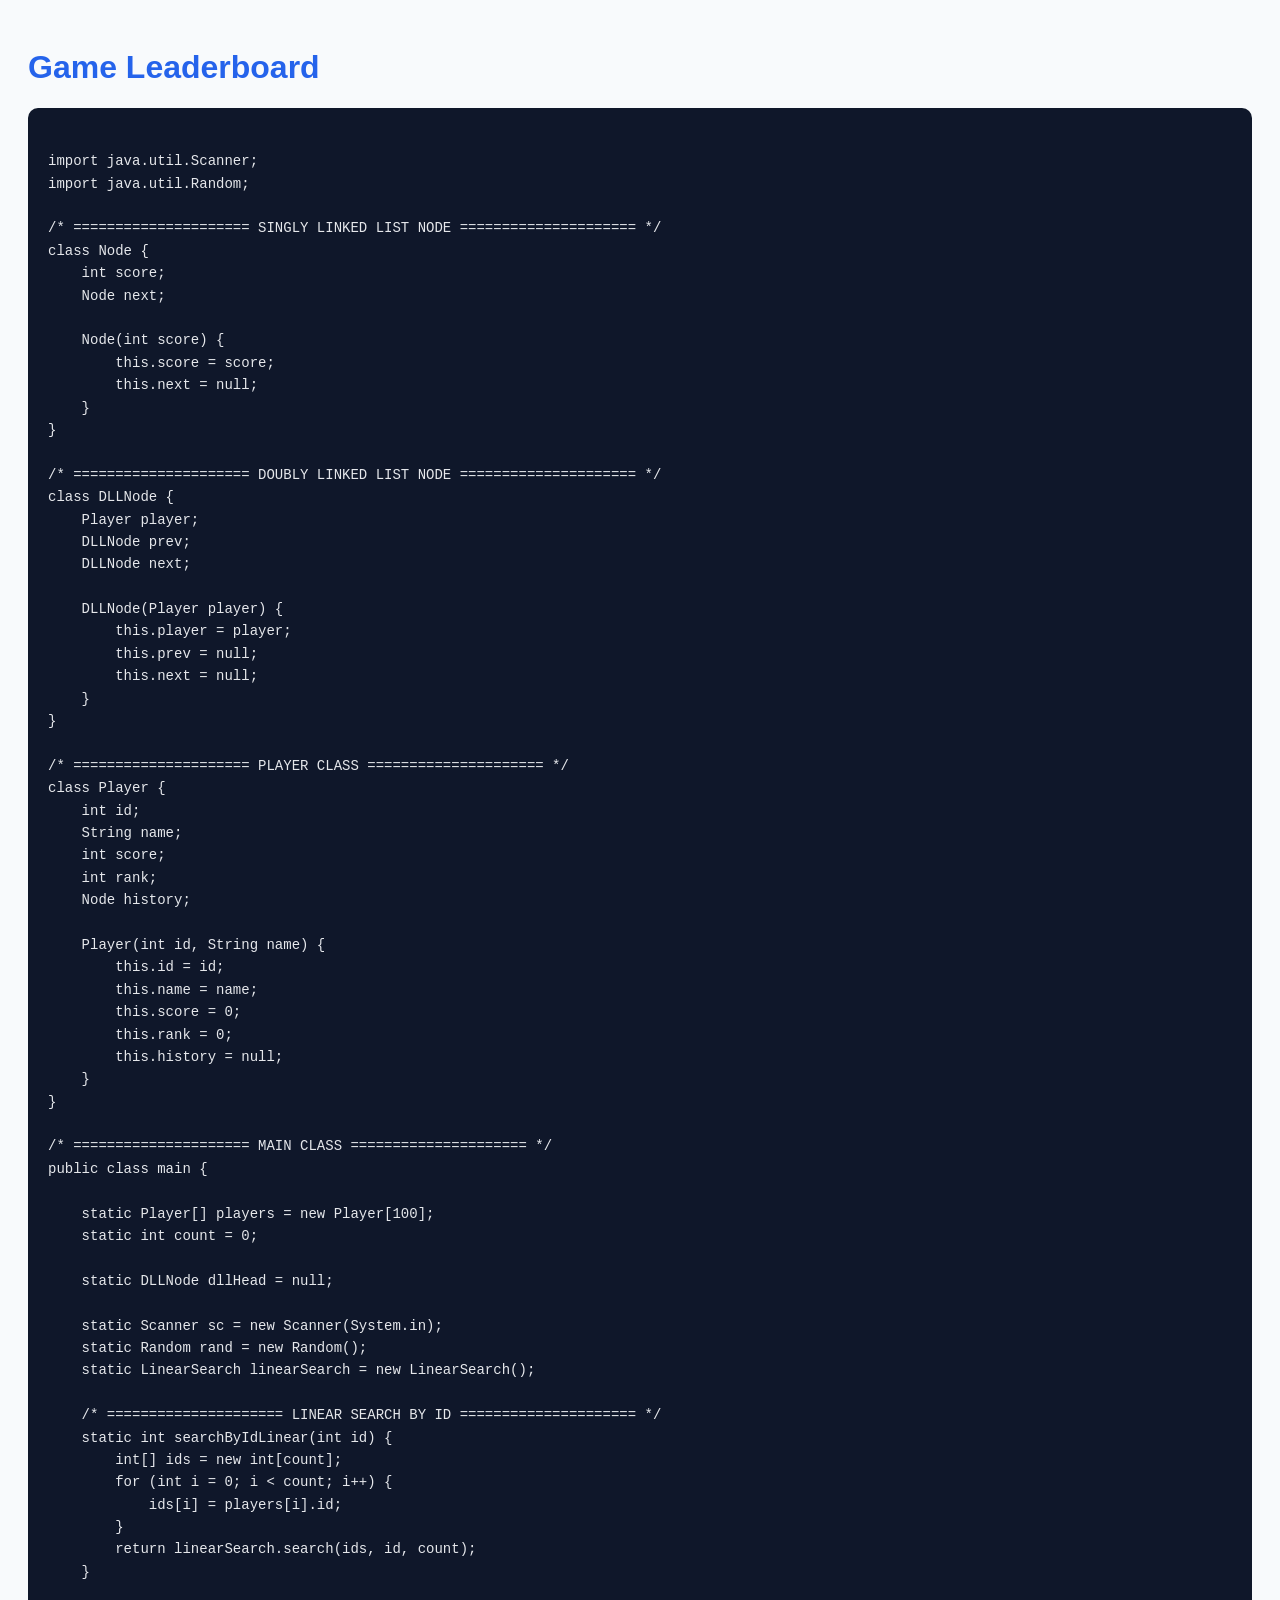
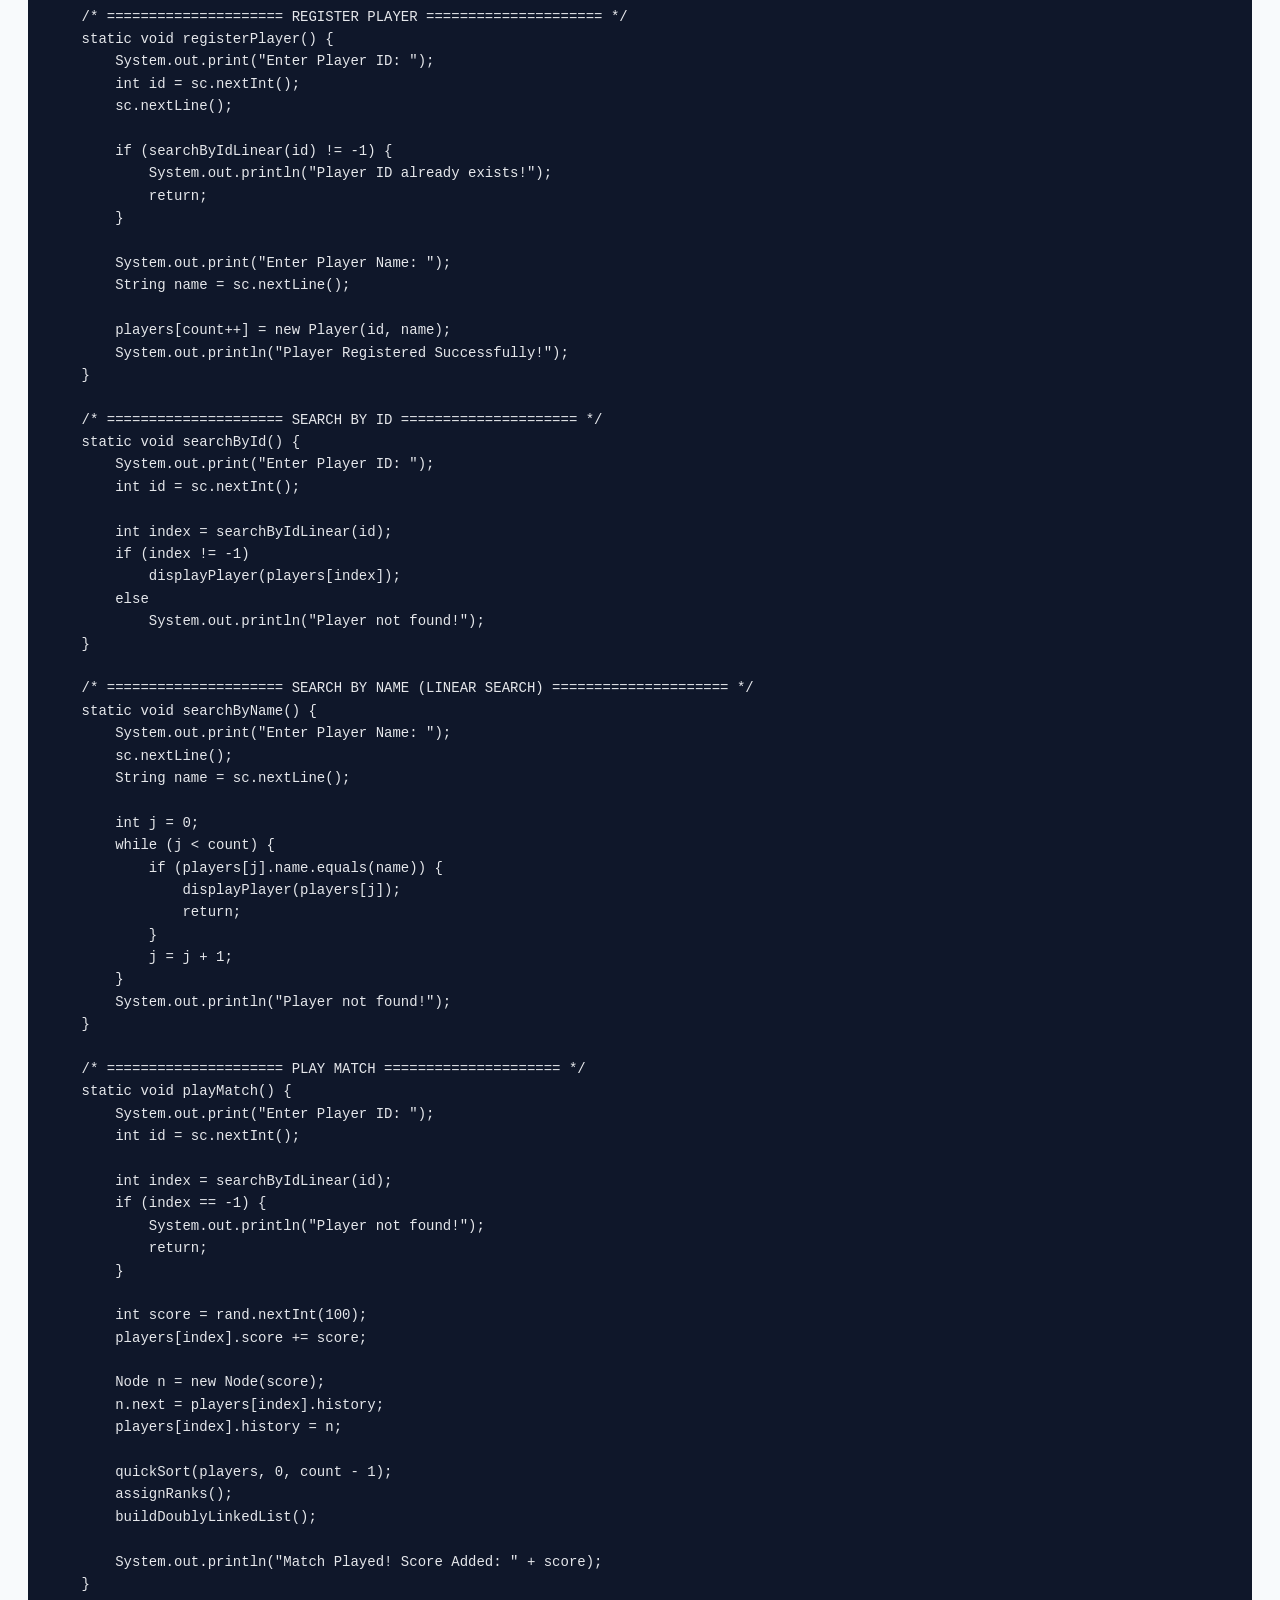
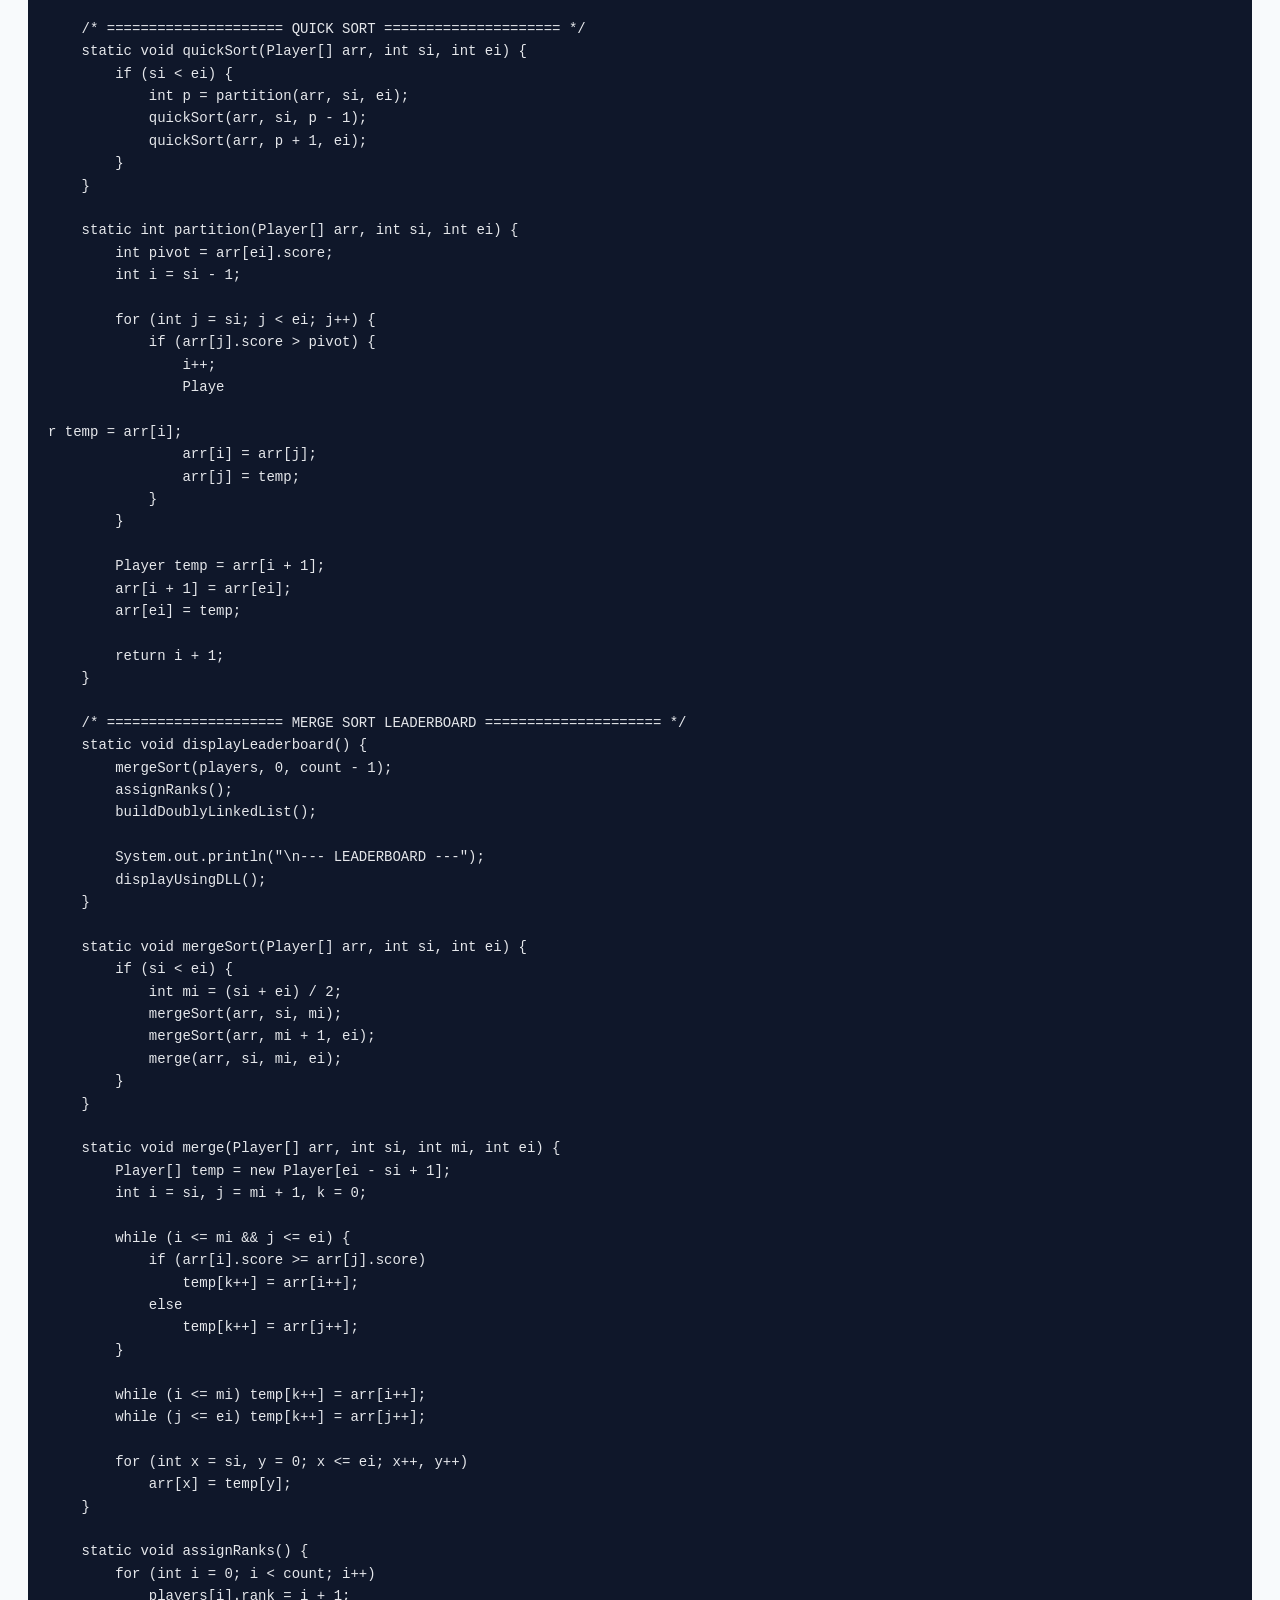
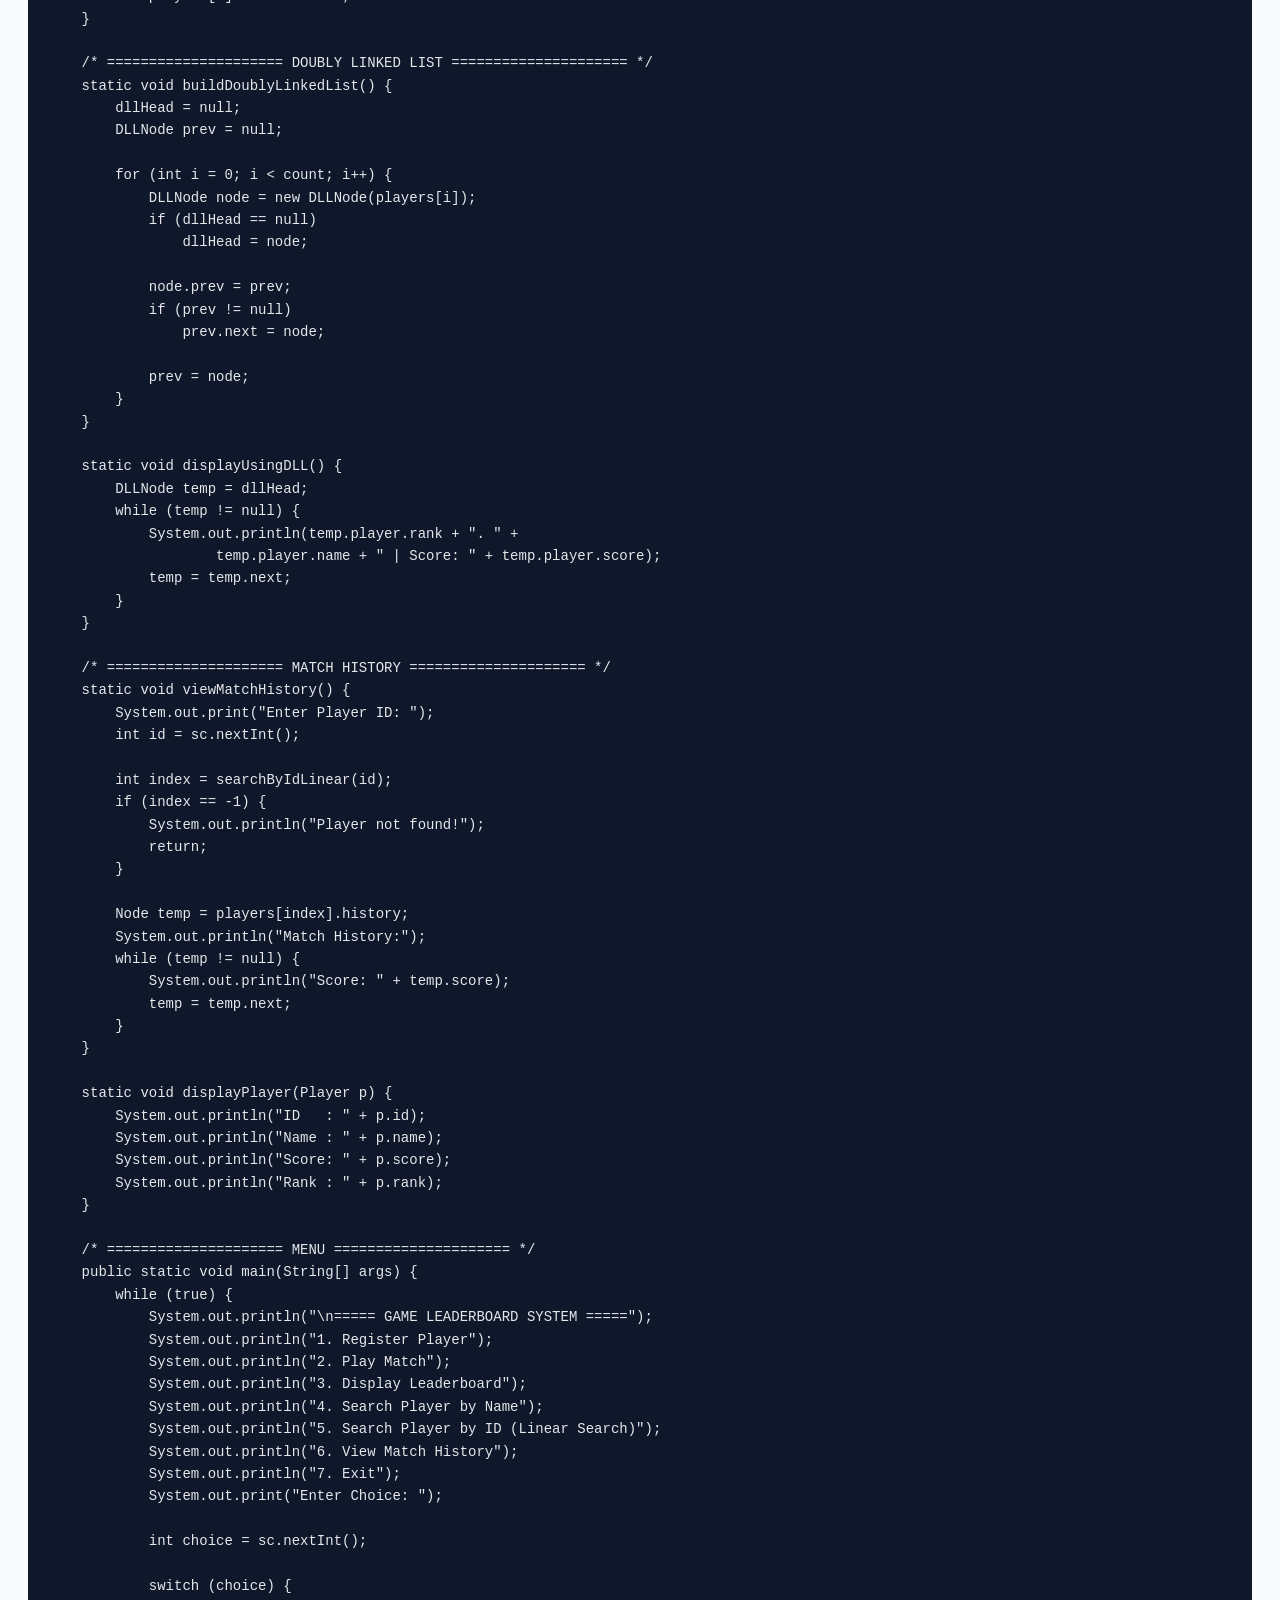
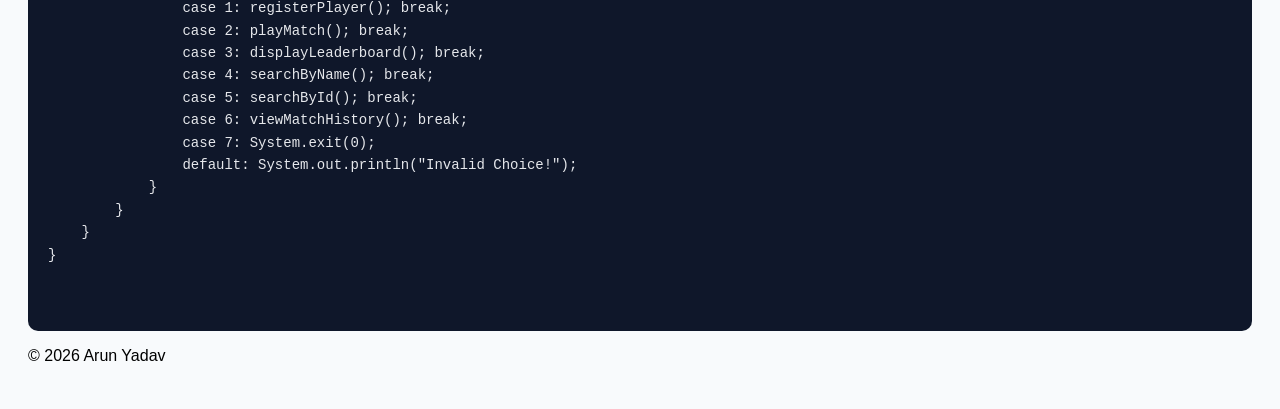
<file: dsa.html>
<!DOCTYPE html>
<html lang="en">
<head>
    <meta charset="UTF-8">
    <meta name="viewport" content="width=device-width, initial-scale=1.0">
    <title>Document</title>
</head>
<body>
    <style>
        body {
            font-family: Arial, sans-serif;
            background: #f8fafc;
            padding: 20px;
        }

        h1 {
            color: #2563eb;
        }

        pre {
            background: #0f172a;
            color: #e5e7eb;
            padding: 20px;
            border-radius: 10px;
            overflow-x: auto;
            font-size: 14px;
            line-height: 1.6;
        }

        code {
            font-family: Consolas, monospace;
        }
    </style>
</head>
<body>
    <h1> Game Leaderboard</h1>
    <pre><code> 
import java.util.Scanner;
import java.util.Random;

/* ===================== SINGLY LINKED LIST NODE ===================== */
class Node {
    int score;
    Node next;

    Node(int score) {
        this.score = score;
        this.next = null;
    }
}

/* ===================== DOUBLY LINKED LIST NODE ===================== */
class DLLNode {
    Player player;
    DLLNode prev;
    DLLNode next;

    DLLNode(Player player) {
        this.player = player;
        this.prev = null;
        this.next = null;
    }
}

/* ===================== PLAYER CLASS ===================== */
class Player {
    int id;
    String name;
    int score;
    int rank;
    Node history;

    Player(int id, String name) {
        this.id = id;
        this.name = name;
        this.score = 0;
        this.rank = 0;
        this.history = null;
    }
}

/* ===================== MAIN CLASS ===================== */
public class main {

    static Player[] players = new Player[100];
    static int count = 0;

    static DLLNode dllHead = null;

    static Scanner sc = new Scanner(System.in);
    static Random rand = new Random();
    static LinearSearch linearSearch = new LinearSearch();

    /* ===================== LINEAR SEARCH BY ID ===================== */
    static int searchByIdLinear(int id) {
        int[] ids = new int[count];
        for (int i = 0; i < count; i++) {
            ids[i] = players[i].id;
        }
        return linearSearch.search(ids, id, count);
    }

    /* ===================== REGISTER PLAYER ===================== */
    static void registerPlayer() {
        System.out.print("Enter Player ID: ");
        int id = sc.nextInt();
        sc.nextLine();

        if (searchByIdLinear(id) != -1) {
            System.out.println("Player ID already exists!");
            return;
        }

        System.out.print("Enter Player Name: ");
        String name = sc.nextLine();

        players[count++] = new Player(id, name);
        System.out.println("Player Registered Successfully!");
    }

    /* ===================== SEARCH BY ID ===================== */
    static void searchById() {
        System.out.print("Enter Player ID: ");
        int id = sc.nextInt();

        int index = searchByIdLinear(id);
        if (index != -1)
            displayPlayer(players[index]);
        else
            System.out.println("Player not found!");
    }

    /* ===================== SEARCH BY NAME (LINEAR SEARCH) ===================== */
    static void searchByName() {
        System.out.print("Enter Player Name: ");
        sc.nextLine();
        String name = sc.nextLine();

        int j = 0;
        while (j < count) {
            if (players[j].name.equals(name)) {
                displayPlayer(players[j]);
                return;
            }
            j = j + 1;
        }
        System.out.println("Player not found!");
    }

    /* ===================== PLAY MATCH ===================== */
    static void playMatch() {
        System.out.print("Enter Player ID: ");
        int id = sc.nextInt();

        int index = searchByIdLinear(id);
        if (index == -1) {
            System.out.println("Player not found!");
            return;
        }

        int score = rand.nextInt(100);
        players[index].score += score;

        Node n = new Node(score);
        n.next = players[index].history;
        players[index].history = n;

        quickSort(players, 0, count - 1);
        assignRanks();
        buildDoublyLinkedList();

        System.out.println("Match Played! Score Added: " + score);
    }

    /* ===================== QUICK SORT ===================== */
    static void quickSort(Player[] arr, int si, int ei) {
        if (si < ei) {
            int p = partition(arr, si, ei);
            quickSort(arr, si, p - 1);
            quickSort(arr, p + 1, ei);
        }
    }

    static int partition(Player[] arr, int si, int ei) {
        int pivot = arr[ei].score;
        int i = si - 1;

        for (int j = si; j < ei; j++) {
            if (arr[j].score > pivot) {
                i++;
                Playe
 
r temp = arr[i];
                arr[i] = arr[j];
                arr[j] = temp;
            }
        }

        Player temp = arr[i + 1];
        arr[i + 1] = arr[ei];
        arr[ei] = temp;

        return i + 1;
    }

    /* ===================== MERGE SORT LEADERBOARD ===================== */
    static void displayLeaderboard() {
        mergeSort(players, 0, count - 1);
        assignRanks();
        buildDoublyLinkedList();

        System.out.println("\n--- LEADERBOARD ---");
        displayUsingDLL();
    }

    static void mergeSort(Player[] arr, int si, int ei) {
        if (si < ei) {
            int mi = (si + ei) / 2;
            mergeSort(arr, si, mi);
            mergeSort(arr, mi + 1, ei);
            merge(arr, si, mi, ei);
        }
    }

    static void merge(Player[] arr, int si, int mi, int ei) {
        Player[] temp = new Player[ei - si + 1];
        int i = si, j = mi + 1, k = 0;

        while (i <= mi && j <= ei) {
            if (arr[i].score >= arr[j].score)
                temp[k++] = arr[i++];
            else
                temp[k++] = arr[j++];
        }

        while (i <= mi) temp[k++] = arr[i++];
        while (j <= ei) temp[k++] = arr[j++];

        for (int x = si, y = 0; x <= ei; x++, y++)
            arr[x] = temp[y];
    }

    static void assignRanks() {
        for (int i = 0; i < count; i++)
            players[i].rank = i + 1;
    }

    /* ===================== DOUBLY LINKED LIST ===================== */
    static void buildDoublyLinkedList() {
        dllHead = null;
        DLLNode prev = null;

        for (int i = 0; i < count; i++) {
            DLLNode node = new DLLNode(players[i]);
            if (dllHead == null)
                dllHead = node;

            node.prev = prev;
            if (prev != null)
                prev.next = node;

            prev = node;
        }
    }

    static void displayUsingDLL() {
        DLLNode temp = dllHead;
        while (temp != null) {
            System.out.println(temp.player.rank + ". " +
                    temp.player.name + " | Score: " + temp.player.score);
            temp = temp.next;
        }
    }

    /* ===================== MATCH HISTORY ===================== */
    static void viewMatchHistory() {
        System.out.print("Enter Player ID: ");
        int id = sc.nextInt();

        int index = searchByIdLinear(id);
        if (index == -1) {
            System.out.println("Player not found!");
            return;
        }

        Node temp = players[index].history;
        System.out.println("Match History:");
        while (temp != null) {
            System.out.println("Score: " + temp.score);
            temp = temp.next;
        }
    }

    static void displayPlayer(Player p) {
        System.out.println("ID   : " + p.id);
        System.out.println("Name : " + p.name);
        System.out.println("Score: " + p.score);
        System.out.println("Rank : " + p.rank);
    }

    /* ===================== MENU ===================== */
    public static void main(String[] args) {
        while (true) {
            System.out.println("\n===== GAME LEADERBOARD SYSTEM =====");
            System.out.println("1. Register Player");
            System.out.println("2. Play Match");
            System.out.println("3. Display Leaderboard");
            System.out.println("4. Search Player by Name");
            System.out.println("5. Search Player by ID (Linear Search)");
            System.out.println("6. View Match History");
            System.out.println("7. Exit");
            System.out.print("Enter Choice: ");

            int choice = sc.nextInt();

            switch (choice) {
                case 1: registerPlayer(); break;
                case 2: playMatch(); break;
                case 3: displayLeaderboard(); break;
                case 4: searchByName(); break;
                case 5: searchById(); break;
                case 6: viewMatchHistory(); break;
                case 7: System.exit(0);
                default: System.out.println("Invalid Choice!");
            }
        }
    }
}

    </code></pre>
    <footer class="footer">
    <p>© 2026 Arun Yadav</p>
</footer>
</body>
</html>
</file>
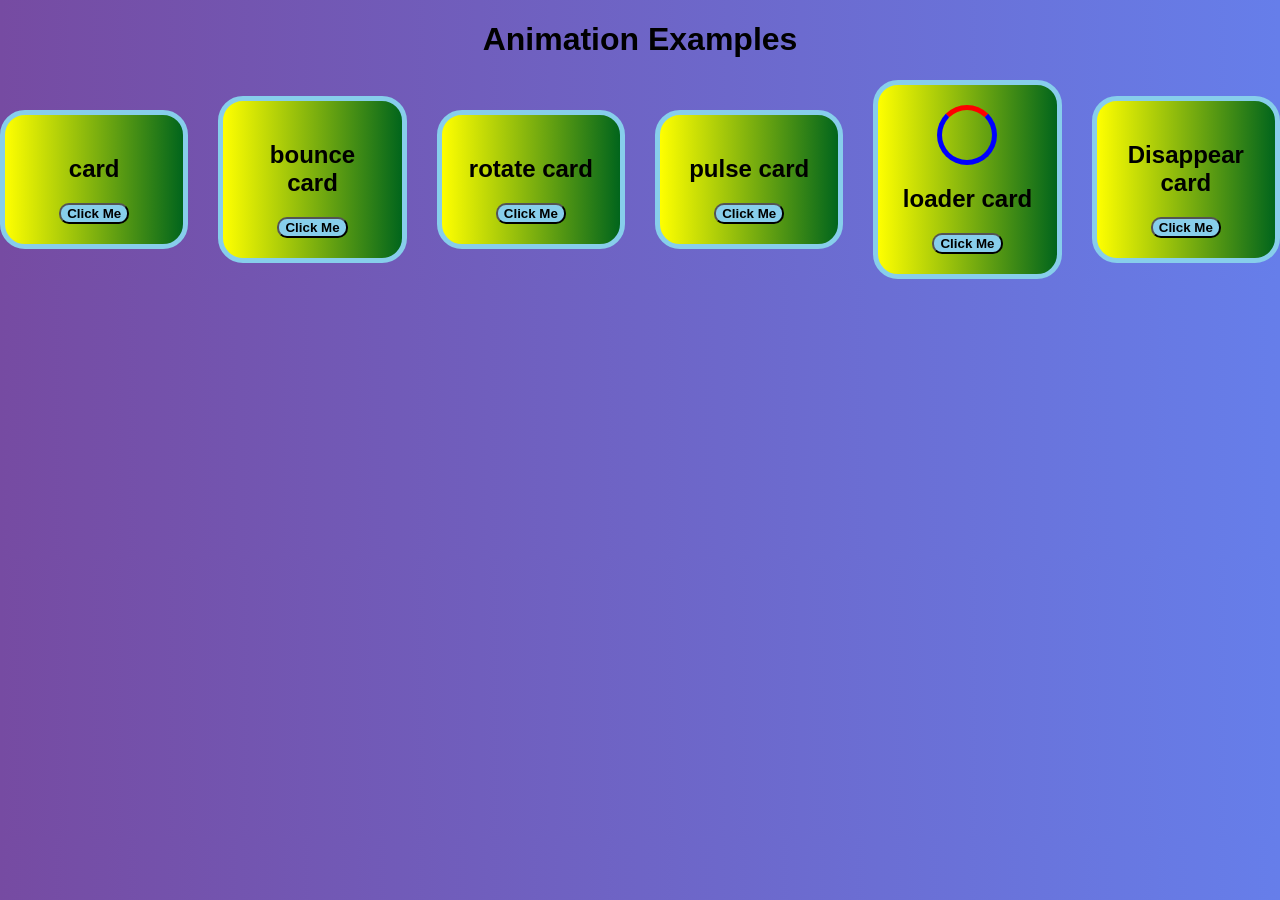
<file: HTML/11-02-2026/animation.html>
<!DOCTYPE html>
<html lang="en">
<head>
    <meta charset="UTF-8">
    <title>Advanced CSS Animations</title>
    <meta name="viewport" content="width=device-width, initial-scale=1.0">
    
</head>
<style>
    body {
    margin: 0;
    font-family: 'Segoe UI', sans-serif;
    background: linear-gradient(to left, #667eea, #764ba2);
    text-align: center;
}
.main{
        
        display: flex;
        flex-direction: row;
        justify-content: center;
        align-items: center;
        gap: 30px;
    }
    .card{
        width: 260px;
        background: linear-gradient(to right, yellow, #01651c);
        border-radius: 25px;
        padding: 20px;
        border: 5px solid skyblue;
        transition: all 0.2s ease;
    }
    .card:hover{
        transform: translate(5px,-5px);
        box-shadow: 5px 5px 10px green;
    }
    .slide-card{
        animation: slideIn 2s ease-in-out infinite;
    }
    @keyframes slideIn{
        from{
            transform: translateX(-100%);
        }
        to{
            transform: translateX(0);
        }
    }
    h1{
        transition: all 0.3s ease;
    }
    h1:hover{
        transform: translateY(-5px);
        color: green;
        box-shadow: 5px 5px 15px red;
    }
    button{
        background-color: skyblue;
        transition: all 0.3s ease;
        border-radius: 10px;
        font-weight: bold;
        color: black;

    }
    button:hover{
        background-color: purple;
        transform: translate(5px,-5px);
        box-shadow: 5px 5px 10px black;
        color: whitesmoke;
    }
    .bounce-card{
        animation: bounce 2s ease-in-out infinite;
    }
    @keyframes bounce {
        0%{
            transform: translateY(0);
        }
        100%{
            transform: translateY(-20px);
        }
    }
    .rotate-card{
        animation: rotate 4s ease-out infinite;
    }
    @keyframes rotate {
        from{
            transform: rotate(0deg);
        }
        to{
            transform: rotate(360deg);
        }
    }
    .pulse-card{
        animation: pulse 3s ease-in-out infinite;
    }
    @keyframes pulse {
        0%{
            transform: scale(1);opacity: 1;
        }
        50%{
            transform: scale(1.2);opacity: 0.7;
        }
        100%{
            transform: scale(1);opacity: 1;
        }
    }
    .loader{
        height: 50px;
        width: 50px;
        border: 5px solid blue;
        border-radius: 50%;
        margin: auto;
        border-top: 5px solid red
        ;
        animation: spin 1s ease infinite;
    }
    @keyframes spin {
        0%{
            transform: rotate(0deg);
        }
        100%{
            transform: rotate(360deg);
        }
    }
    .disappear-card{
        animation: disappear 2s ease-in-out infinite;
    }
    @keyframes disappear {
        0%{
            opacity: 1;
        }
        50%{
            opacity: 0;
        }
        100%{
            opacity: 1;
        }
    }

</style>
<body>
<h1>
    Animation Examples
</h1>
<div class="main">
    <div class = "card slide-card">
        <h2>card</h2>
        <button>Click Me</button>
    </div>
    <div class = "card bounce-card">
        <h2>bounce card</h2>
        <button>Click Me</button>
    </div>
    <div class = "card rotate-card">
        <h2>rotate card</h2>
        <button>Click Me</button>
    </div>
    <div class = "card pulse-card">
        <h2>pulse card</h2>
        <button>Click Me</button>
    </div>
    <div class="card">
    <div class = "loader"></div>
        <h2>loader card</h2>
        <button>Click Me</button>
    </div>
    <div class = "card disappear-card">
        <h2>Disappear card</h2>
        <button>Click Me</button>
    </div>

</div>
</body>
</html>
</file>
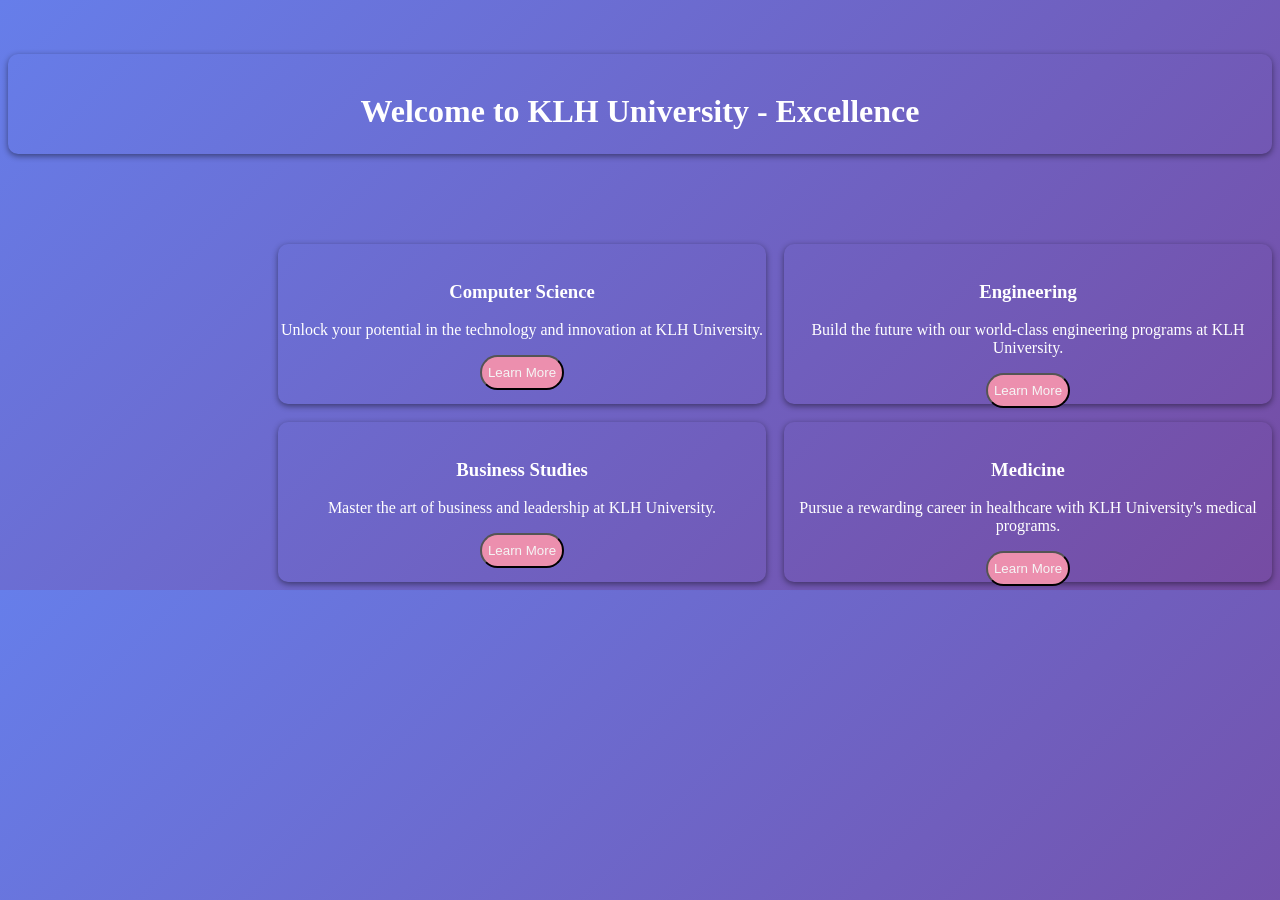
<file: HTML/20-01-2026/KLH.html>
<!DOCTYPE html>
<html lang="en">
<head>
    <meta charset="UTF-8">
    <meta name="viewport" content="width=device-width, initial-scale=1.0">
    <link rel="stylesheet" href="KLH.css">
    <title>Document</title>
</head>
<body class="background">
    <div class="head1">
    <br>
    <h1 class="head">Welcome to KLH University - Excellence</h1>
    </div>
    
    
    
    
    
    <div class="display">
    <br>
    <div class="head2">
        <br>
        <h3>Computer Science</h3>
        <p class="para">Unlock your potential in the technology and innovation at KLH University.</p>
        <button type="button" class="button" >Learn More</button>
    </div>
    <div class="head3">
        <br>
        <h3>Engineering</h3>
        <p>Build the future with our world-class engineering programs at KLH University.</p>
        <button type="button" class="button" >Learn More</button>
    </div>
    </div>
    
    
    
    <div class="display">
    <div class="head4">
        <br>
        <h3>Business Studies</h3>
        <p>Master the art of business and leadership at KLH University.</p>
        <button type="button" class="button" >Learn More</button>
    </div>
    <div class="head5">
        <br>
        <h3>Medicine</h3>
        <p>Pursue a rewarding career in healthcare with KLH University's medical programs.</p>
        <button type="button" class="button" >Learn More</button>
    </div>
    </div>


</body>
</html>
</file>
<file: style.css>
* {
    margin: 0;
    padding: 0;
    box-sizing: border-box;
    scroll-behavior: smooth;
}

body {
    font-family: 'Quicksand', sans-serif;
    background: linear-gradient(135deg, #e0eafc, #cfdef3);
    color: #2c3e50;
}
 
.navbar {
    padding: 20px 10%;
    display: flex;
    justify-content: space-between;
    align-items: center;
}

.logo {
    font-size: 1.5rem;
    font-weight: 700;
    color: #4facfe;
}

.logo span {
    color: #00f2fe;
}

.nav-links {
    display: flex;
    list-style: none;
    gap: 20px;
}

.nav-links a {
    text-decoration: none;
    color: #576574;
    font-weight: 600;
}

.nav-links a:hover {
    color: #4facfe;
} 

.hero {
    padding: 70px 10%;
    text-align: center;
}

.hero-card {
    background: rgba(255, 255, 255, 0.7);
    padding: 50px;
    border-radius: 30px;
    backdrop-filter: blur(10px);
}

.name-gradient {
    background: linear-gradient(to right, #4facfe, #00f2fe);
}

.hero-tags {
    margin: 15px 0;
    display: flex;
    justify-content: center;
    gap: 10px;
}

.hero-tags span {
    color: #54a0ff;
    font-weight: 600;
}

.hero-btn {
    display: inline-block;
    margin-top: 15px;
    background: #4facfe;
    color: #fff;
    padding: 10px 25px;
    border-radius: 20px;
    text-decoration: none;
}

.hero-btn:hover {
    background: #1d4ed8;
} 

.container {
    padding: 40px 10%;
}

.glass-card {
    background: rgba(255, 255, 255, 0.6);
    padding: 30px;
    border-radius: 20px;
}

h2 {
    margin-bottom: 20px;
}
 
.about-flex {
    display: flex;
    gap: 40px;
    flex-wrap: wrap;
    align-items: center;
}

.profile-box img {
    width: 150px;
    height: 150px;
    border-radius: 50%;
    object-fit: cover;
    border: 4px solid #6c63ff;
}

.bio {
    color: #64748b;
    line-height: 1.6;
}
 
.skills-flex {
    display: flex;
    gap: 15px;
    flex-wrap: wrap;
}

.skill-item {
    background: #fff;
    padding: 10px 20px;
    border-radius: 15px;
    color: #2e86de;
    font-weight: 600;
}

.skill-item:hover {
    transform: scale(1.1);
}

/* PROJECT */
.section-title {
    text-align: center;
    margin-bottom: 30px;
}

.project-grid {
    display: grid;
    grid-template-columns: repeat(auto-fit, minmax(260px, 1fr));
    gap: 25px;
}

.project-box {
    background: #fff;
    padding: 30px;
    border-radius: 20px;
    border: 1px solid #e2e8f0;
}

.project-box:hover {
    transform: translateY(-6px);
}

.icon {
    font-size: 2rem;
    margin-bottom: 10px;
}

.project-tag {
    font-size: 0.7rem;
    color: #4facfe;
    background: #f0f9ff;
    padding: 3px 8px;
    border-radius: 8px;
}
 
.card-sec {
    background: rgba(255, 255, 255, 0.6);
    border-radius: 20px;
    margin: 20px 10%;
}

.achievement-list {
    padding-left: 20px;
    line-height: 1.8;
}
 
.center {
    text-align: center;
}

.contact-links {
    display: flex;
    gap: 15px;
    justify-content: center;
    margin-top: 15px;
}

.contact-links a {
    background: #f7f8f9;
    color: #151414;
    padding: 8px 18px;
    border-radius: 15px;
    text-decoration: none;
}
 
.footer {
    text-align: center;
    padding: 30px;
    margin-top: 20px;
}
 
.achievement-grid {
    display: flex;
    gap: 20px;
    flex-wrap: wrap;
}

.achieve-card {
    text-decoration: none;
    background: #fff;
    padding: 15px;
    border-radius: 15px;
    width: 200px;
    text-align: center;
    box-shadow: 0 4px 15px rgba(0, 0, 0, 0.05);
    transition: 0.3s;
}

.achieve-card img {
    width: 100%;
    border-radius: 10px;
}

.achieve-card:hover {
    transform: translateY(-6px);
}
 
.skill-grid {
    display: grid;
    grid-template-columns: repeat(auto-fit, minmax(230px, 1fr));
    gap: 25px;
}
 
.skill-card {
    background: #fff;
    padding: 25px;
    border-radius: 20px;
    text-align: center;
    box-shadow: 0 5px 15px rgba(0, 0, 0, 0.05);
    transition: 0.3s;
}

.skill-card:hover {
    transform: translateY(-6px);
}
 
.view-btn {
    display: inline-block;
    margin-top: 12px;
    padding: 8px 18px;
    background: #4facfe;
    color: #fff;
    border-radius: 20px;
    text-decoration: none;
    font-size: 0.9rem;
}

.view-btn:hover {
    background: #1d4ed8;
}
</file>
<file: HTML/21-01-2026/style.css>
.body-background{
    background-image: url("bg img.jpg");
    height: 100vh;
    width: 100vw;
    background-size: cover;
}
.main-container
{
    display: flex;
    flex-direction: row;
    background-color: rgb(189, 229, 216);
    border-radius: 25px;
    margin: 20px;
    max-width: 95%;
    border: 5px;
}
.main-container:hover{
    
}
.image-box
{
    height: 150px;
    width: 150px;
    padding: 20px;
    border-radius: 30px;
}
h1{
    font-family: Roboto;
    color: dark blue;
    text-align: center;
}
.root-container{
    display: grid;
    grid-template-columns: 1fr 2fr;
}
</file>
<file: HTML/22-01-2026/style.css>
form{
    margin: auto;
    width: 600px;
    background-color: bisque;
    padding: 25px;
    border-radius: 25px;
    box-shadow: 0 10px 25px blueviolet;
}
h2{
    text-align: center;
    color: #003366;
}
body{
    font-family: Roboto;
    background: hsl(221, 33%, 75%);
}
input,select,textarea{
    width: 100%;
    padding: 10px;
    margin: 5px;
}
label{
    font-weight: bold;
}
button{
    padding: 10px;
    margin: 10px;
    background: #003366;
    border-radius: 30px;
    color: whitesmoke;
    width: 150px;
    font-size: 20px;
}
</file>
<file: HTML/29-01-2026/style.css>
h2{
    font-size: 32px;
}
p,li{
    font-size: 25px;
}
a{
    color: black;
    font-size: 20px;
}
.body-background{
    background-image:url(bg-img.jpg);
    background-size: cover;
    background-position: center;
    margin: 0;
    font-family: Roboto;
    color: whitesmoke;
}
.nav-bar{
    background-color: rgb(196, 230, 255);
    width: fit-content;
    padding: 25px;
    border-radius: 30px;
    color: black;
    font-weight: gold;
}
</file>
<file: HTML/20-01-2026/KLH.css>
.background{
    background: linear-gradient(135deg, #667eea 0%, #764ba2 100%);
    text-align: center;
    color: white;
}
.head1{
    margin-top: 6vh;
    box-shadow: 0 2px 6px rgba(0, 0, 0, 0.466);
    height: 100px;
    border-radius: 10px;
}
.head2{
    margin-left: 30vh;
    margin-top: 10vh;
    box-shadow: 0 2px 6px rgba(0, 0, 0, 0.466);
    height: 160px;
    border-radius: 10px;
    width: 550px;
}
.head3{
    margin-left: 2vh;
    margin-top: 10vh;
    box-shadow: 0 2px 6px rgba(0, 0, 0, 0.466);
    height: 160px;
    border-radius: 10px;
    width: 550px;
}
.head4{
    margin-left: 30vh;
    margin-top: 2vh;
    box-shadow: 0 2px 6px rgba(0, 0, 0, 0.466);
    height: 160px;
    border-radius: 10px;
    width: 550px;
}
.head5{
    margin-left: 2vh;
    margin-top: 2vh;
    box-shadow: 0 2px 6px rgba(0, 0, 0, 0.466);
    height: 160px;
    border-radius: 10px;
    width: 550px;
}

.button{
    background-color: rgb(236, 143, 174);
    border-radius: 20px;
    height: 35px;
    color: whitesmoke;
}
.display{
    display: flex;
    flex-direction: row;
}
</file>
